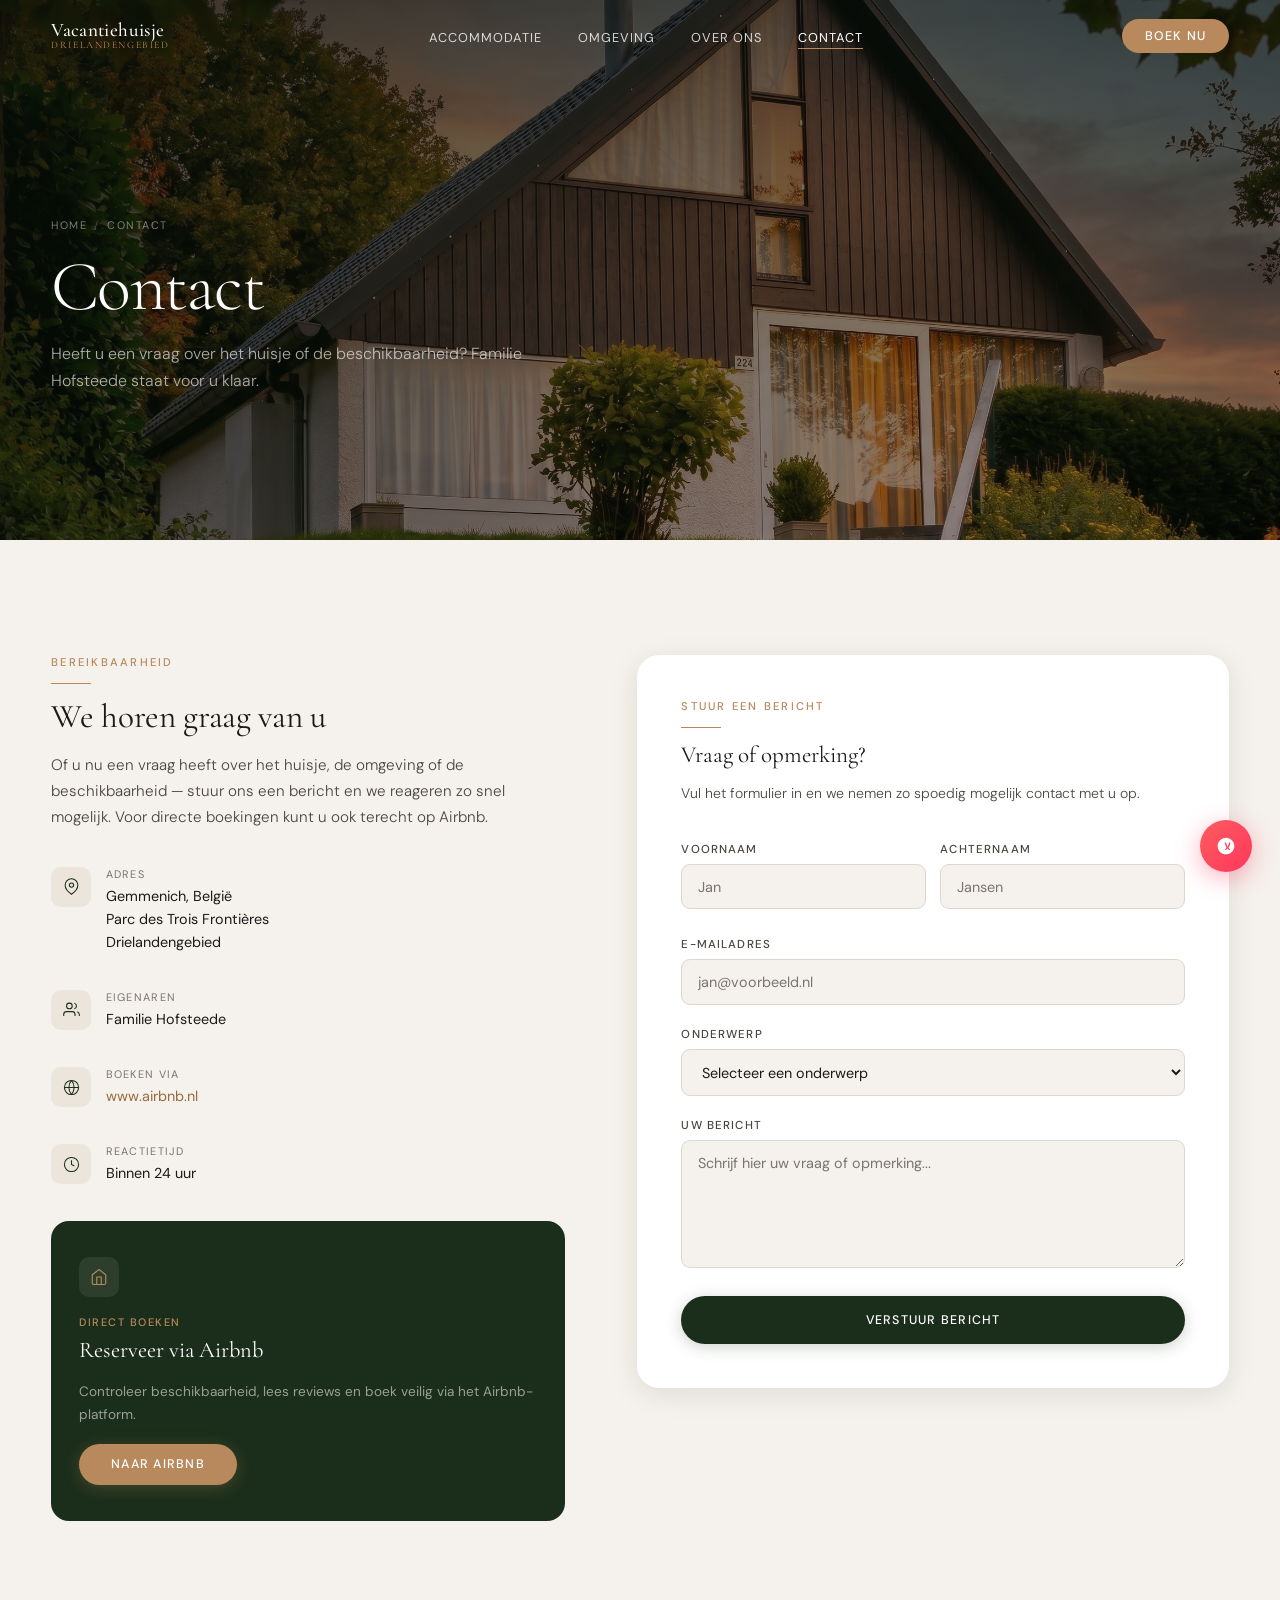
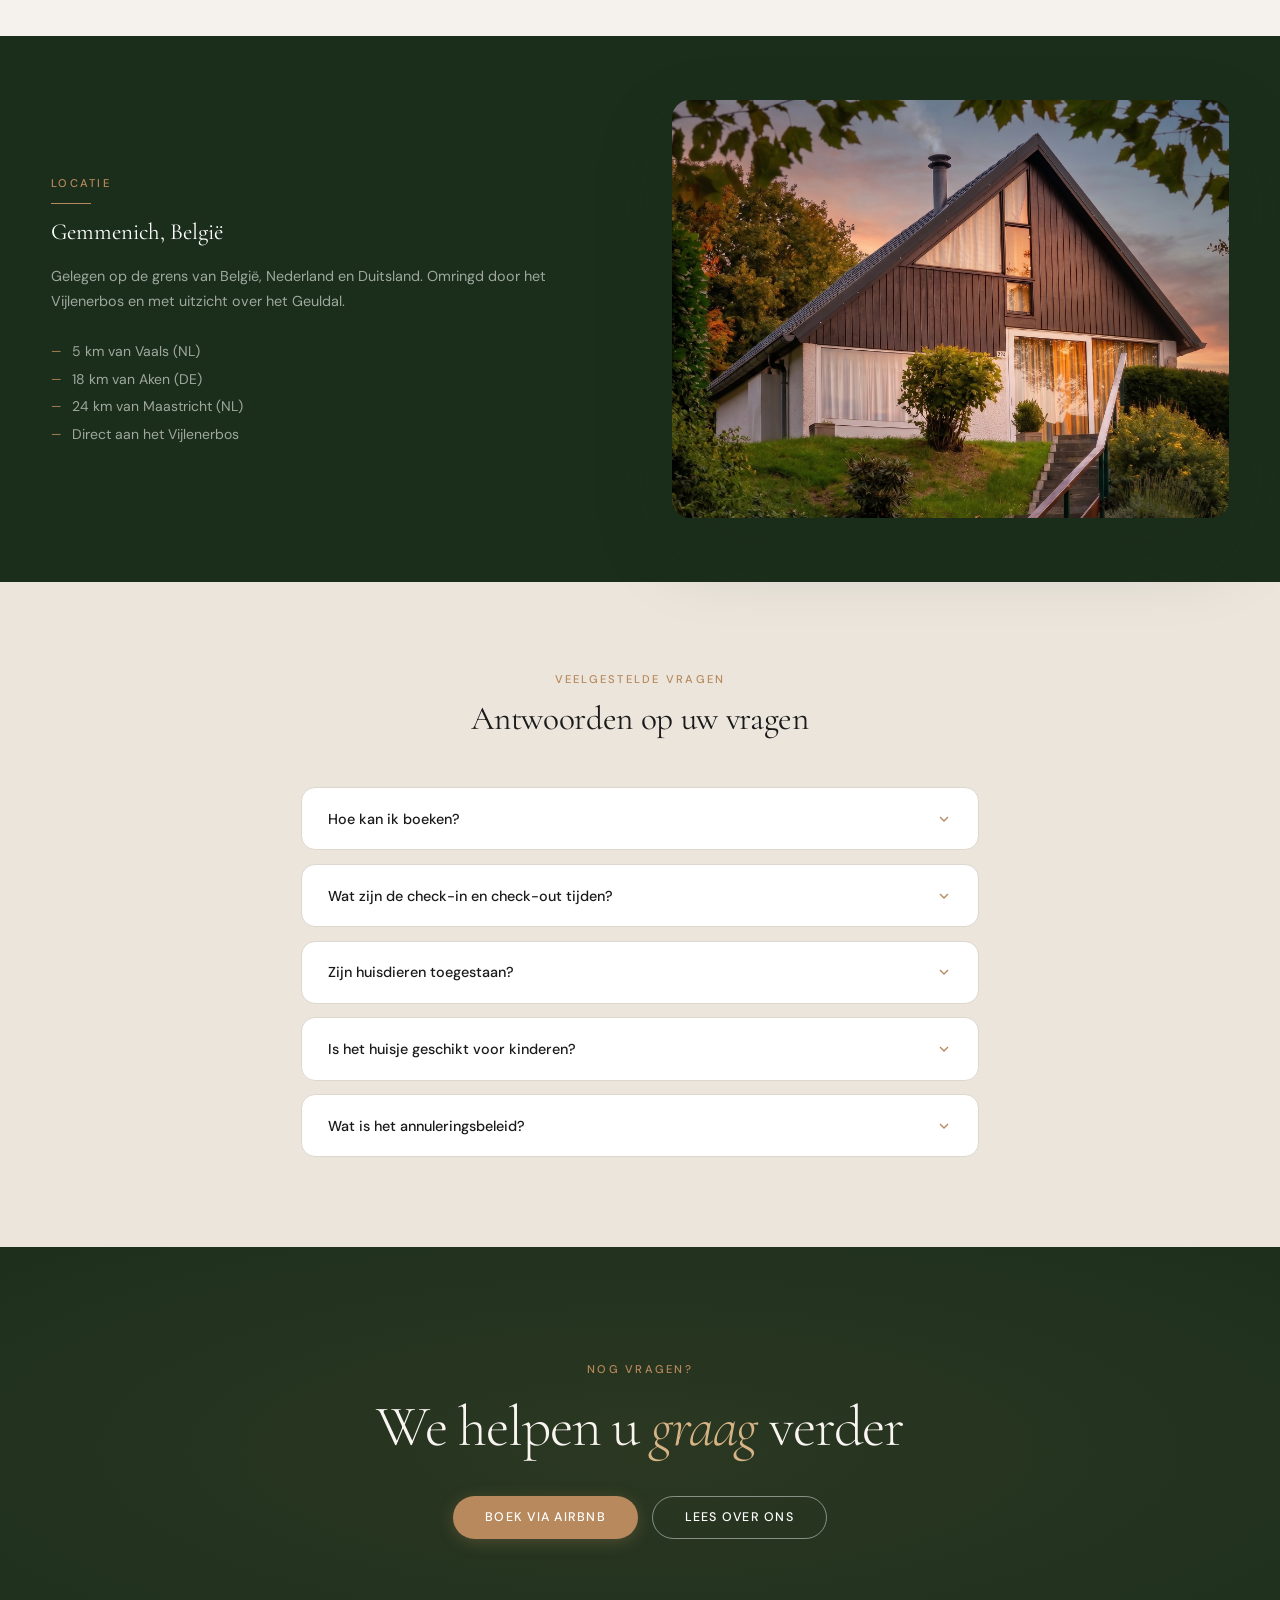
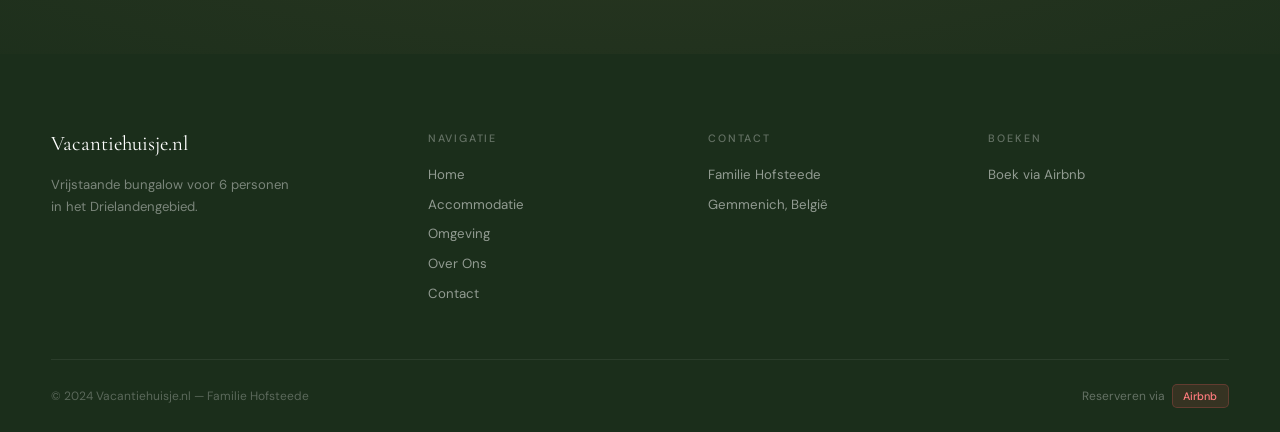
<file: contact.html>
<!DOCTYPE html>
<html lang="nl">
<head>
  <meta charset="UTF-8" />
  <meta name="viewport" content="width=device-width, initial-scale=1.0" />
  <meta name="description" content="Neem contact op met Familie Hofsteede — vragen over het vakantiehuisje in Gemmenich, beschikbaarheid of andere informatie." />
  <title>Contact — Vacantiehuisje.nl</title>
  <link rel="icon" type="image/svg+xml" href="data:image/svg+xml,<svg xmlns='http://www.w3.org/2000/svg' viewBox='0 0 24 24' fill='none' stroke='%231B2E1B' stroke-width='1.5'><path d='M3 9l9-7 9 7v11a2 2 0 01-2 2H5a2 2 0 01-2-2z'/><polyline points='9,22 9,12 15,12 15,22'/></svg>"/>
  <link rel="stylesheet" href="css/style.css" />
</head>
<body>

  <a href="#main-content" class="skip-link">Ga naar inhoud</a>
  <div class="scroll-progress" role="progressbar" aria-hidden="true"></div>
  <div class="page-transition" aria-hidden="true"></div>

  <a href="https://www.airbnb.nl" target="_blank" rel="noopener" class="airbnb-float" aria-label="Boek op Airbnb">
    <div class="airbnb-float__tooltip" aria-hidden="true">Boek op Airbnb</div>
    <svg width="20" height="20" viewBox="0 0 24 24" fill="currentColor" aria-hidden="true"><path d="M12 2C6.48 2 2 6.48 2 12s4.48 10 10 10 10-4.48 10-10S17.52 2 12 2zm4.5 14.5c-.2.3-.6.4-.95.2-.65-.43-1.2-.98-1.7-1.63-.53.68-1.15 1.3-1.87 1.87-.3.25-.76.2-1.01-.11-.25-.31-.2-.76.11-1.01.59-.48 1.12-1.01 1.6-1.6-.93-1.74-1.69-3.63-2.1-5.62-.11-.42.14-.84.56-.95.42-.11.84.14.95.56.37 1.69.98 3.29 1.8 4.78.82-1.49 1.43-3.09 1.8-4.78.11-.42.53-.67.95-.56.42.11.67.53.56.95-.41 1.99-1.17 3.88-2.1 5.62.48.59 1.01 1.12 1.6 1.6.31.25.36.7.11 1.01l-.31-.33z"/></svg>
  </a>

  <nav class="nav" role="navigation" aria-label="Hoofdnavigatie">
    <div class="nav__inner">
      <a href="index.html" class="nav__logo" aria-label="Vacantiehuisje.nl — home">
        <span class="nav__logo-main">Vacantiehuisje</span>
        <span class="nav__logo-sub">Drielandengebied</span>
      </a>
      <ul class="nav__links" role="list">
        <li><a href="accommodatie.html" class="nav__link">Accommodatie</a></li>
        <li><a href="omgeving.html"     class="nav__link">Omgeving</a></li>
        <li><a href="over-ons.html"     class="nav__link">Over Ons</a></li>
        <li><a href="contact.html"      class="nav__link">Contact</a></li>
      </ul>
      <a href="https://www.airbnb.nl" target="_blank" rel="noopener" class="nav__cta">Boek Nu</a>
      <button class="nav__hamburger" aria-label="Menu openen" aria-expanded="false" aria-controls="mobile-menu">
        <span></span><span></span><span></span>
      </button>
    </div>
  </nav>

  <div class="nav__mobile" id="mobile-menu" role="dialog" aria-label="Mobiel menu">
    <a href="accommodatie.html" class="nav__mobile-link">Accommodatie</a>
    <a href="omgeving.html"     class="nav__mobile-link">Omgeving</a>
    <a href="over-ons.html"     class="nav__mobile-link">Over Ons</a>
    <a href="contact.html"      class="nav__mobile-link">Contact</a>
    <a href="https://www.airbnb.nl" target="_blank" rel="noopener" class="nav__mobile-cta">Boek via Airbnb</a>
  </div>

  <main id="main-content">

    <section class="page-hero" aria-label="Contact">
      <div class="page-hero__bg" style="background-image:url('fotovacantiehuisje.jpeg')" role="img" aria-label="Mistig boslandschap bij zonsopkomst"></div>
      <div class="page-hero__content">
        <nav class="page-hero__breadcrumb" aria-label="Kruimelpad">
          <a href="index.html">Home</a>
          <span class="page-hero__breadcrumb-sep" aria-hidden="true">/</span>
          <span aria-current="page">Contact</span>
        </nav>
        <h1 class="page-hero__title reveal reveal--up">Contact</h1>
        <p class="page-hero__sub reveal reveal--up reveal-delay-1">
          Heeft u een vraag over het huisje of de beschikbaarheid? Familie Hofsteede staat voor u klaar.
        </p>
      </div>
    </section>

    <!-- CONTACT MAIN -->
    <section class="section--lg" aria-labelledby="contact-heading">
      <div class="container">
        <div class="contact-grid">

          <!-- INFO -->
          <div class="contact-info">
            <div class="reveal reveal--left">
              <p class="label">Bereikbaarheid</p>
              <div class="divider"></div>
              <h2 id="contact-heading" class="heading-lg mt-sm">We horen graag van u</h2>
              <p class="body-md" style="margin-top:1rem">
                Of u nu een vraag heeft over het huisje, de omgeving of de beschikbaarheid — stuur
                ons een bericht en we reageren zo snel mogelijk. Voor directe boekingen kunt u ook
                terecht op Airbnb.
              </p>
            </div>

            <div class="contact-detail reveal reveal--left reveal-delay-1">
              <div class="contact-detail__icon" aria-hidden="true">
                <svg viewBox="0 0 24 24" fill="none" stroke="currentColor" stroke-width="1.5"><path d="M21 10c0 7-9 13-9 13s-9-6-9-13a9 9 0 0118 0z"/><circle cx="12" cy="10" r="3"/></svg>
              </div>
              <div>
                <div class="contact-detail__label">Adres</div>
                <div class="contact-detail__value">
                  Gemmenich, België<br>
                  Parc des Trois Frontières<br>
                  Drielandengebied
                </div>
              </div>
            </div>

            <div class="contact-detail reveal reveal--left reveal-delay-2">
              <div class="contact-detail__icon" aria-hidden="true">
                <svg viewBox="0 0 24 24" fill="none" stroke="currentColor" stroke-width="1.5"><path d="M17 21v-2a4 4 0 00-4-4H5a4 4 0 00-4 4v2"/><circle cx="9" cy="7" r="4"/><path d="M23 21v-2a4 4 0 00-3-3.87M16 3.13a4 4 0 010 7.75"/></svg>
              </div>
              <div>
                <div class="contact-detail__label">Eigenaren</div>
                <div class="contact-detail__value">Familie Hofsteede</div>
              </div>
            </div>

            <div class="contact-detail reveal reveal--left reveal-delay-3">
              <div class="contact-detail__icon" aria-hidden="true">
                <svg viewBox="0 0 24 24" fill="none" stroke="currentColor" stroke-width="1.5"><circle cx="12" cy="12" r="10"/><line x1="2" y1="12" x2="22" y2="12"/><path d="M12 2a15.3 15.3 0 010 20M12 2a15.3 15.3 0 000 20"/></svg>
              </div>
              <div>
                <div class="contact-detail__label">Boeken via</div>
                <div class="contact-detail__value">
                  <a href="https://www.airbnb.nl" target="_blank" rel="noopener">www.airbnb.nl</a>
                </div>
              </div>
            </div>

            <div class="contact-detail reveal reveal--left reveal-delay-4">
              <div class="contact-detail__icon" aria-hidden="true">
                <svg viewBox="0 0 24 24" fill="none" stroke="currentColor" stroke-width="1.5"><circle cx="12" cy="12" r="10"/><polyline points="12,6 12,12 16,14"/></svg>
              </div>
              <div>
                <div class="contact-detail__label">Reactietijd</div>
                <div class="contact-detail__value">Binnen 24 uur</div>
              </div>
            </div>

            <!-- Airbnb card -->
            <div class="reveal reveal--left reveal-delay-5" style="background:var(--forest);border-radius:18px;padding:2.25rem 1.75rem;display:flex;flex-direction:column;gap:1.1rem">
              <div style="width:40px;height:40px;border-radius:10px;background:rgba(255,255,255,.08);display:flex;align-items:center;justify-content:center;color:var(--gold)" aria-hidden="true">
                <svg width="18" height="18" viewBox="0 0 24 24" fill="none" stroke="currentColor" stroke-width="1.5"><path d="M3 9l9-7 9 7v11a2 2 0 01-2 2H5a2 2 0 01-2-2z"/><polyline points="9,22 9,12 15,12 15,22"/></svg>
              </div>
              <div>
                <div style="font-size:.68rem;letter-spacing:.14em;text-transform:uppercase;color:var(--gold);font-weight:500;margin-bottom:.5rem">Direct boeken</div>
                <h3 style="font-family:var(--font-display);font-size:1.4rem;font-weight:400;color:var(--white);line-height:1.2">Reserveer via Airbnb</h3>
              </div>
              <p style="font-size:.85rem;color:rgba(255,255,255,.55);line-height:1.65">
                Controleer beschikbaarheid, lees reviews en boek veilig via het Airbnb-platform.
              </p>
              <a href="https://www.airbnb.nl" target="_blank" rel="noopener" class="btn btn-primary" style="align-self:flex-start">
                Naar Airbnb
              </a>
            </div>
          </div>

          <!-- FORM -->
          <div class="reveal reveal--right">
            <div class="contact-form">
              <div style="margin-bottom:2.25rem">
                <p class="label">Stuur een bericht</p>
                <div class="divider"></div>
                <h3 class="heading-md mt-sm">Vraag of opmerking?</h3>
                <p class="body-md" style="margin-top:.65rem;font-size:.875rem">
                  Vul het formulier in en we nemen zo spoedig mogelijk contact met u op.
                </p>
              </div>
              <form class="js-contact-form" novalidate aria-label="Contactformulier">
                <div class="form-row">
                  <div class="form-group">
                    <label class="form-label" for="voornaam">Voornaam</label>
                    <input class="form-input" type="text" id="voornaam" name="voornaam" placeholder="Jan" autocomplete="given-name" required />
                  </div>
                  <div class="form-group">
                    <label class="form-label" for="achternaam">Achternaam</label>
                    <input class="form-input" type="text" id="achternaam" name="achternaam" placeholder="Jansen" autocomplete="family-name" required />
                  </div>
                </div>
                <div class="form-group">
                  <label class="form-label" for="email">E-mailadres</label>
                  <input class="form-input" type="email" id="email" name="email" placeholder="jan@voorbeeld.nl" autocomplete="email" required />
                </div>
                <div class="form-group">
                  <label class="form-label" for="onderwerp">Onderwerp</label>
                  <select class="form-input" id="onderwerp" name="onderwerp">
                    <option value="">Selecteer een onderwerp</option>
                    <option value="beschikbaarheid">Beschikbaarheid / data</option>
                    <option value="vraag">Vraag over het huisje</option>
                    <option value="omgeving">Vraag over de omgeving</option>
                    <option value="anders">Overig</option>
                  </select>
                </div>
                <div class="form-group">
                  <label class="form-label" for="bericht">Uw bericht</label>
                  <textarea class="form-input" id="bericht" name="bericht" placeholder="Schrijf hier uw vraag of opmerking..." required></textarea>
                </div>
                <button type="submit" class="btn btn-forest" style="width:100%;justify-content:center;padding:1rem">
                  Verstuur bericht
                </button>
              </form>
            </div>
          </div>

        </div>
      </div>
    </section>

    <!-- LOCATION -->
    <section class="section--sm" style="background:var(--forest)" aria-labelledby="location-heading">
      <div class="container">
        <div style="display:grid;grid-template-columns:1fr 1fr;gap:4rem;align-items:center">
          <div class="reveal reveal--left">
            <p class="label" style="color:var(--gold)">Locatie</p>
            <div class="divider"></div>
            <h2 id="location-heading" class="heading-md mt-sm" style="color:var(--white)">Gemmenich, België</h2>
            <p style="color:rgba(255,255,255,.58);font-size:.9rem;line-height:1.75;margin-top:1rem">
              Gelegen op de grens van België, Nederland en Duitsland. Omringd door het Vijlenerbos
              en met uitzicht over het Geuldal.
            </p>
            <ul style="display:flex;flex-direction:column;gap:.6rem;margin-top:1.75rem;list-style:none" aria-label="Afstanden">
              <li style="display:flex;align-items:center;gap:.65rem;font-size:.875rem;color:rgba(255,255,255,.58)">
                <span style="color:var(--gold);font-size:.75rem" aria-hidden="true">—</span> 5 km van Vaals (NL)
              </li>
              <li style="display:flex;align-items:center;gap:.65rem;font-size:.875rem;color:rgba(255,255,255,.58)">
                <span style="color:var(--gold);font-size:.75rem" aria-hidden="true">—</span> 18 km van Aken (DE)
              </li>
              <li style="display:flex;align-items:center;gap:.65rem;font-size:.875rem;color:rgba(255,255,255,.58)">
                <span style="color:var(--gold);font-size:.75rem" aria-hidden="true">—</span> 24 km van Maastricht (NL)
              </li>
              <li style="display:flex;align-items:center;gap:.65rem;font-size:.875rem;color:rgba(255,255,255,.58)">
                <span style="color:var(--gold);font-size:.75rem" aria-hidden="true">—</span> Direct aan het Vijlenerbos
              </li>
            </ul>
          </div>
          <div class="reveal reveal--right" style="border-radius:18px;overflow:hidden;aspect-ratio:4/3;box-shadow:var(--shadow-xl)">
            <img
              src="fotovacantiehuisje.jpeg"
              alt="Luchtfoto landschap Drielandengebied"
              loading="lazy"
              style="width:100%;height:100%;object-fit:cover"
            />
          </div>
        </div>
      </div>
    </section>

    <!-- FAQ -->
    <section class="section" style="background:var(--cream-dark)" aria-labelledby="faq-heading">
      <div class="container" style="max-width:780px">
        <div class="section-header section-header--center reveal reveal--up">
          <p class="label">Veelgestelde vragen</p>
          <h2 id="faq-heading" class="heading-lg section-header__title">Antwoorden op uw vragen</h2>
        </div>
        <div style="display:flex;flex-direction:column;gap:.85rem;margin-top:3rem" role="list">

          <details class="reveal reveal--up" style="background:var(--white);border-radius:14px;border:1px solid var(--border);overflow:hidden">
            <summary style="padding:1.35rem 1.6rem;font-weight:500;font-size:.9rem;cursor:pointer;display:flex;justify-content:space-between;align-items:center;gap:1rem;list-style:none">
              Hoe kan ik boeken?
              <svg width="16" height="16" viewBox="0 0 24 24" fill="none" stroke="currentColor" stroke-width="2" aria-hidden="true" style="flex-shrink:0;color:var(--gold)"><polyline points="6,9 12,15 18,9"/></svg>
            </summary>
            <p style="padding:0 1.6rem 1.35rem;color:var(--text-mid);font-size:.875rem;line-height:1.7">
              Reserveren gaat uitsluitend via Airbnb. Ga naar www.airbnb.nl of klik op de knop "Boek Nu" op deze website. Via Airbnb kunt u direct de beschikbaarheid controleren en veilig betalen.
            </p>
          </details>

          <details class="reveal reveal--up reveal-delay-1" style="background:var(--white);border-radius:14px;border:1px solid var(--border);overflow:hidden">
            <summary style="padding:1.35rem 1.6rem;font-weight:500;font-size:.9rem;cursor:pointer;display:flex;justify-content:space-between;align-items:center;gap:1rem;list-style:none">
              Wat zijn de check-in en check-out tijden?
              <svg width="16" height="16" viewBox="0 0 24 24" fill="none" stroke="currentColor" stroke-width="2" aria-hidden="true" style="flex-shrink:0;color:var(--gold)"><polyline points="6,9 12,15 18,9"/></svg>
            </summary>
            <p style="padding:0 1.6rem 1.35rem;color:var(--text-mid);font-size:.875rem;line-height:1.7">
              Inchecken is mogelijk vanaf 15:00 uur. Uitchecken dient voor 11:00 uur te zijn. Vroeg inchecken of laat uitchecken is in overleg soms mogelijk — neem dan contact op.
            </p>
          </details>

          <details class="reveal reveal--up reveal-delay-2" style="background:var(--white);border-radius:14px;border:1px solid var(--border);overflow:hidden">
            <summary style="padding:1.35rem 1.6rem;font-weight:500;font-size:.9rem;cursor:pointer;display:flex;justify-content:space-between;align-items:center;gap:1rem;list-style:none">
              Zijn huisdieren toegestaan?
              <svg width="16" height="16" viewBox="0 0 24 24" fill="none" stroke="currentColor" stroke-width="2" aria-hidden="true" style="flex-shrink:0;color:var(--gold)"><polyline points="6,9 12,15 18,9"/></svg>
            </summary>
            <p style="padding:0 1.6rem 1.35rem;color:var(--text-mid);font-size:.875rem;line-height:1.7">
              Huisdieren zijn in overleg welkom. Neem vooraf contact met ons op zodat we goede afspraken kunnen maken. Rond het huisje is voldoende ruimte voor uw viervoeter.
            </p>
          </details>

          <details class="reveal reveal--up reveal-delay-3" style="background:var(--white);border-radius:14px;border:1px solid var(--border);overflow:hidden">
            <summary style="padding:1.35rem 1.6rem;font-weight:500;font-size:.9rem;cursor:pointer;display:flex;justify-content:space-between;align-items:center;gap:1rem;list-style:none">
              Is het huisje geschikt voor kinderen?
              <svg width="16" height="16" viewBox="0 0 24 24" fill="none" stroke="currentColor" stroke-width="2" aria-hidden="true" style="flex-shrink:0;color:var(--gold)"><polyline points="6,9 12,15 18,9"/></svg>
            </summary>
            <p style="padding:0 1.6rem 1.35rem;color:var(--text-mid);font-size:.875rem;line-height:1.7">
              Absoluut. Het huisje is bij uitstek geschikt voor families met kinderen. De rustige omgeving, het bos direct naast de deur en de nabijheid van Valkenburg maken het een ideale familiebestemming. Een kinderbed en stoeltje zijn op aanvraag beschikbaar.
            </p>
          </details>

          <details class="reveal reveal--up reveal-delay-4" style="background:var(--white);border-radius:14px;border:1px solid var(--border);overflow:hidden">
            <summary style="padding:1.35rem 1.6rem;font-weight:500;font-size:.9rem;cursor:pointer;display:flex;justify-content:space-between;align-items:center;gap:1rem;list-style:none">
              Wat is het annuleringsbeleid?
              <svg width="16" height="16" viewBox="0 0 24 24" fill="none" stroke="currentColor" stroke-width="2" aria-hidden="true" style="flex-shrink:0;color:var(--gold)"><polyline points="6,9 12,15 18,9"/></svg>
            </summary>
            <p style="padding:0 1.6rem 1.35rem;color:var(--text-mid);font-size:.875rem;line-height:1.7">
              Wij hanteren het annuleringsbeleid zoals vermeld op onze Airbnb-pagina. Raadpleeg bij het boeken de actuele annuleringsvoorwaarden. Bij vragen kunt u contact opnemen via het formulier hierboven.
            </p>
          </details>

        </div>
      </div>
    </section>

    <section class="cta-banner" aria-labelledby="cta-heading">
      <div class="container">
        <p class="label" style="color:var(--gold)" aria-hidden="true">Nog vragen?</p>
        <h2 id="cta-heading" class="cta-banner__title reveal reveal--up reveal-delay-1">
          We helpen u <em>graag</em> verder
        </h2>
        <div class="cta-banner__actions reveal reveal--up reveal-delay-2">
          <a href="https://www.airbnb.nl" target="_blank" rel="noopener" class="btn btn-primary">Boek via Airbnb</a>
          <a href="over-ons.html" class="btn btn-outline">Lees over ons</a>
        </div>
      </div>
    </section>

  </main>

  <footer class="footer" role="contentinfo">
    <div class="container">
      <div class="footer__grid">
        <div class="footer__brand">
          <div class="footer__logo">Vacantiehuisje.nl</div>
          <p class="footer__tagline">Vrijstaande bungalow voor 6 personen in het Drielandengebied.</p>
        </div>
        <nav aria-label="Sitenavigatie">
          <div class="footer__nav-title">Navigatie</div>
          <ul class="footer__nav-links" role="list">
            <li><a href="index.html"        class="footer__nav-link">Home</a></li>
            <li><a href="accommodatie.html" class="footer__nav-link">Accommodatie</a></li>
            <li><a href="omgeving.html"     class="footer__nav-link">Omgeving</a></li>
            <li><a href="over-ons.html"     class="footer__nav-link">Over Ons</a></li>
            <li><a href="contact.html"      class="footer__nav-link">Contact</a></li>
          </ul>
        </nav>
        <nav aria-label="Contact">
          <div class="footer__nav-title">Contact</div>
          <ul class="footer__nav-links" role="list">
            <li><span class="footer__nav-link" style="cursor:default">Familie Hofsteede</span></li>
            <li><span class="footer__nav-link" style="cursor:default">Gemmenich, België</span></li>
          </ul>
        </nav>
        <div>
          <div class="footer__nav-title">Boeken</div>
          <ul class="footer__nav-links" role="list">
            <li><a href="https://www.airbnb.nl" target="_blank" rel="noopener" class="footer__nav-link">Boek via Airbnb</a></li>
          </ul>
        </div>
      </div>
      <div class="footer__bottom">
        <p class="footer__copy">&copy; 2024 Vacantiehuisje.nl &mdash; Familie Hofsteede</p>
        <div class="footer__airbnb">Reserveren via <span class="footer__airbnb-badge">Airbnb</span></div>
      </div>
    </div>
  </footer>

  <script src="js/main.js"></script>
</body>
</html>
</file>
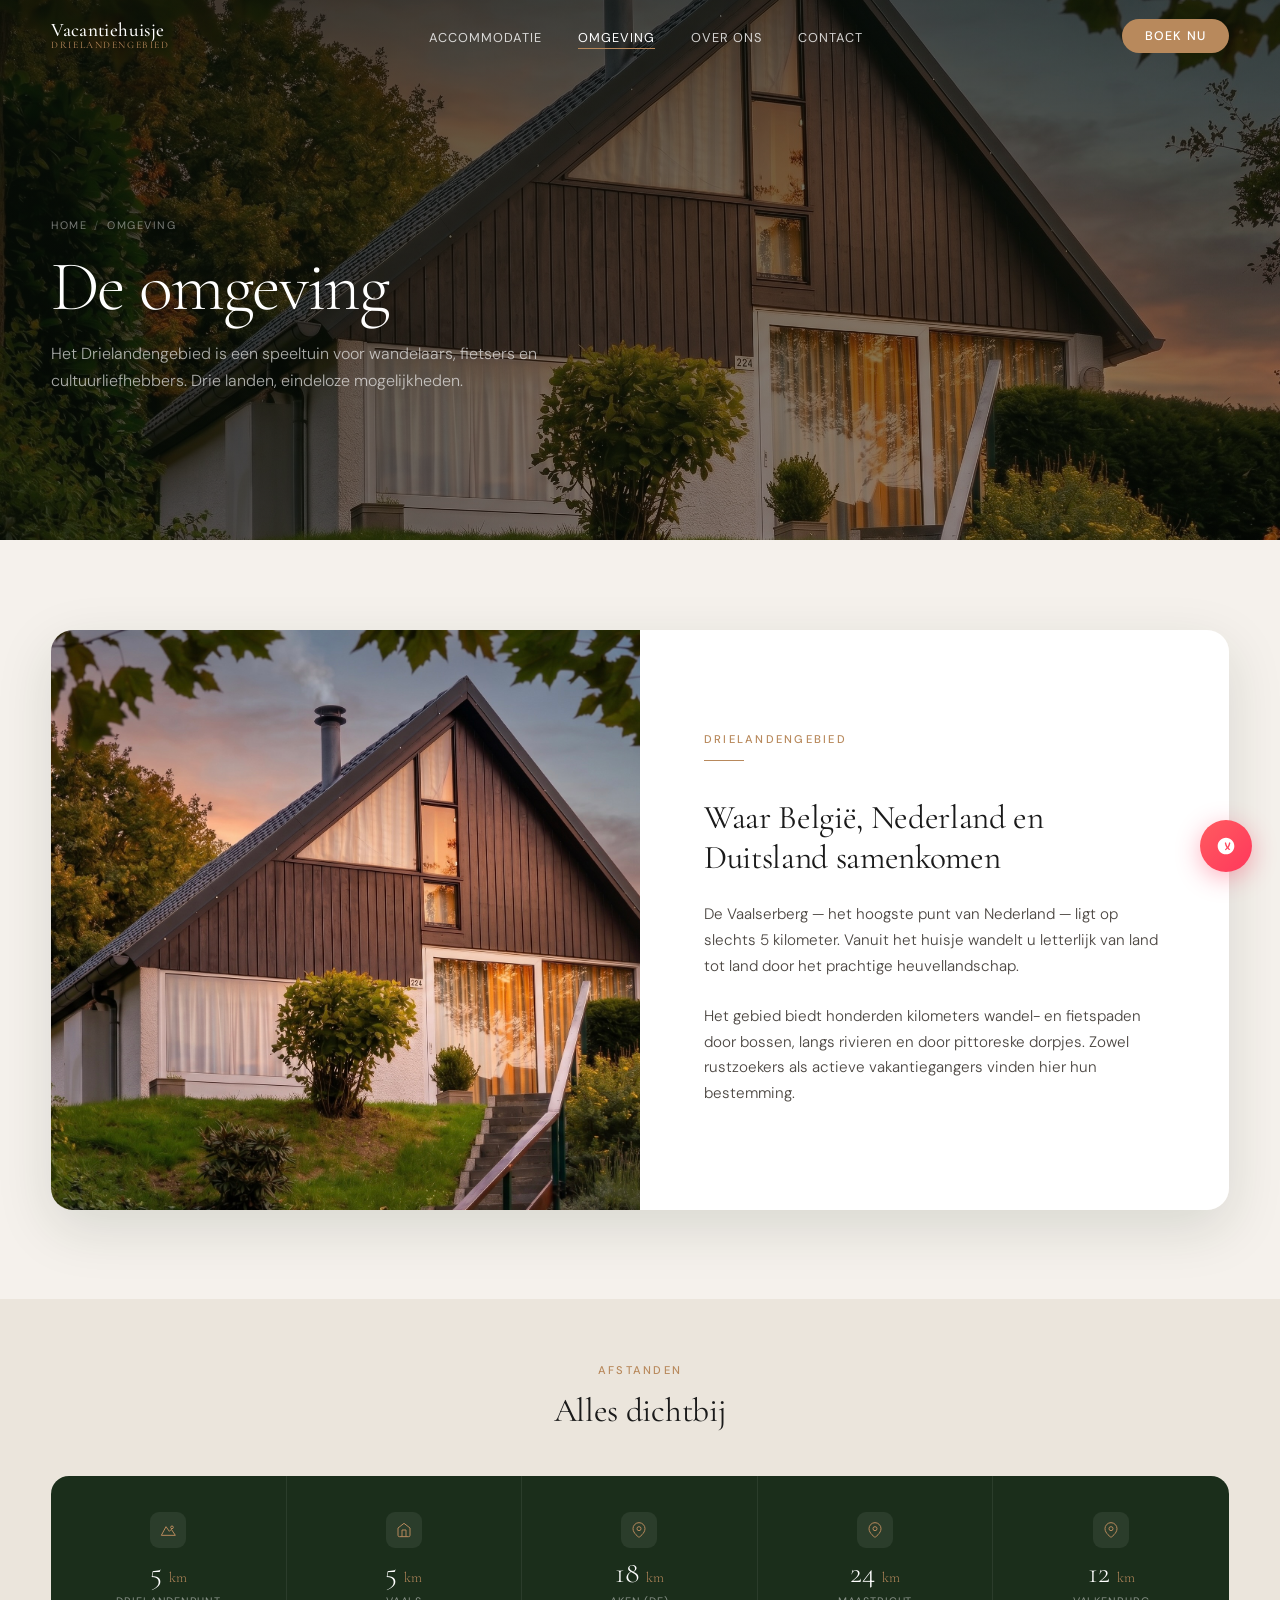
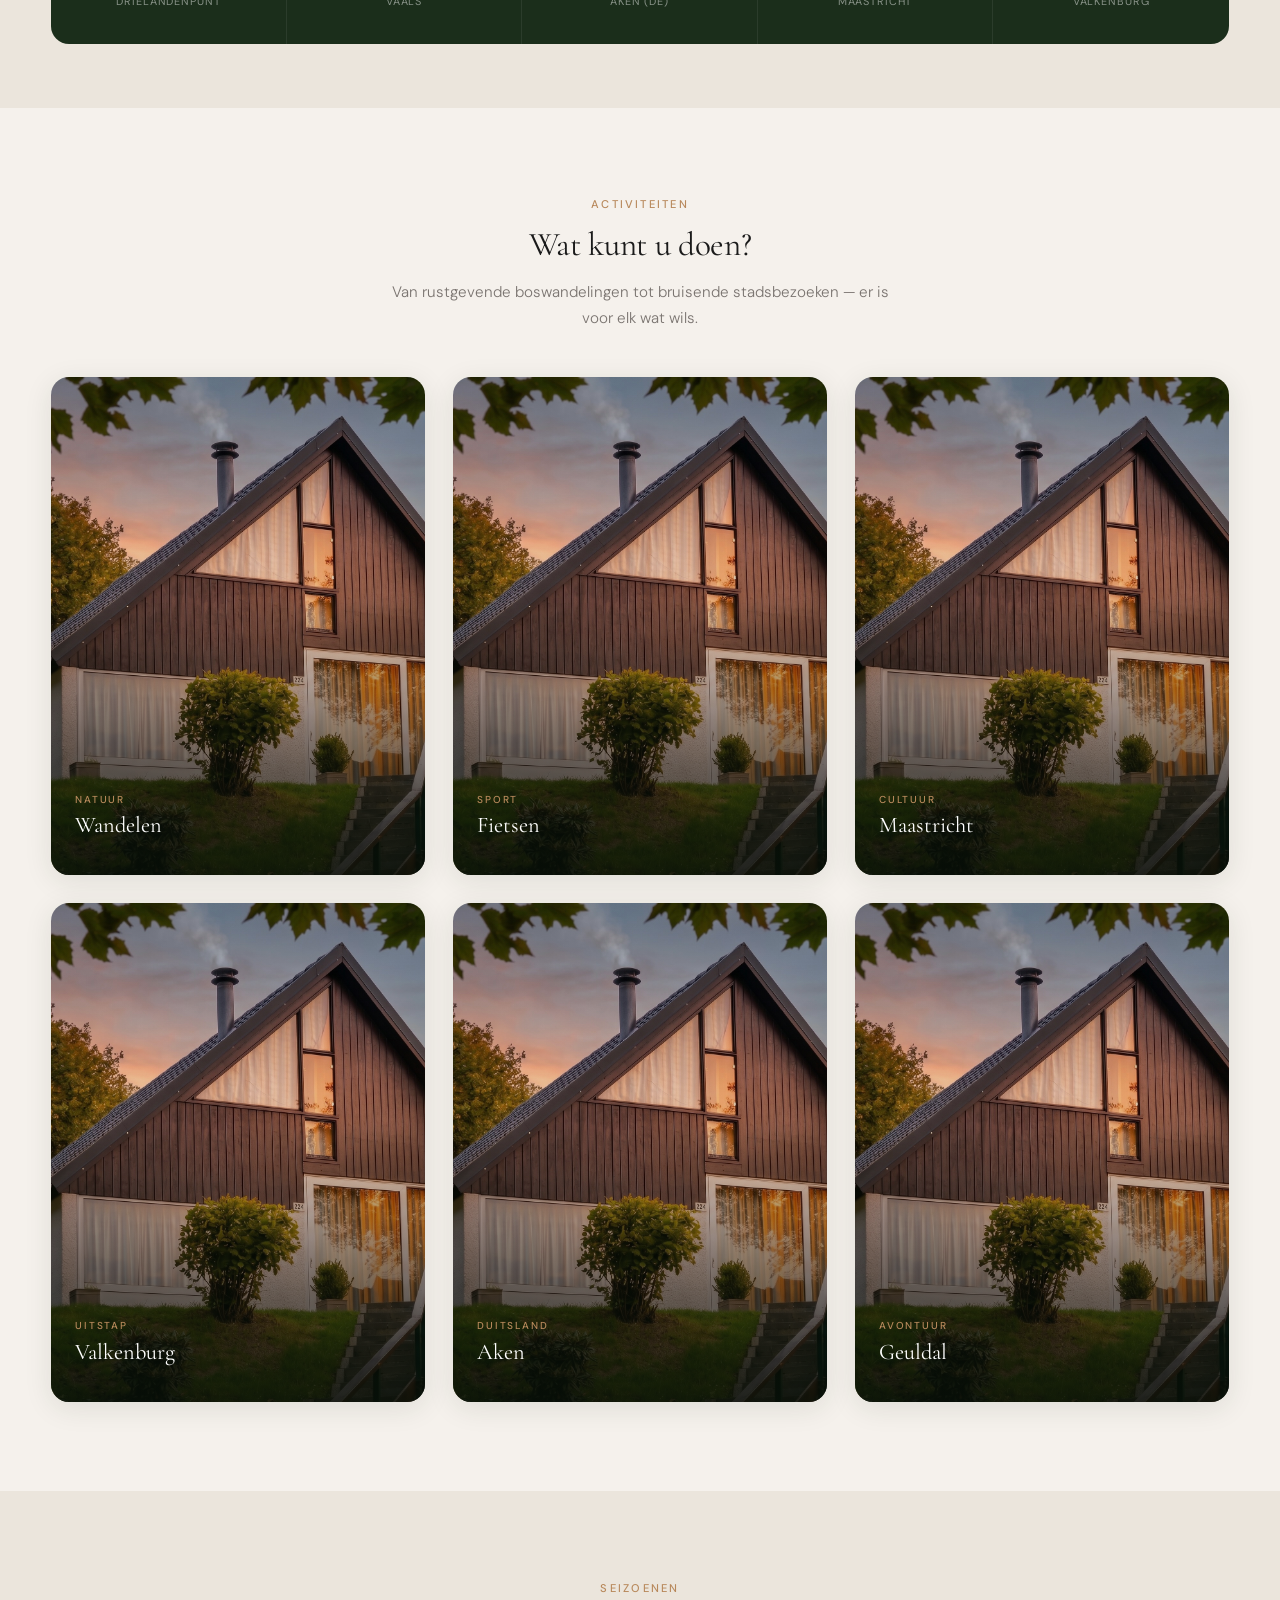
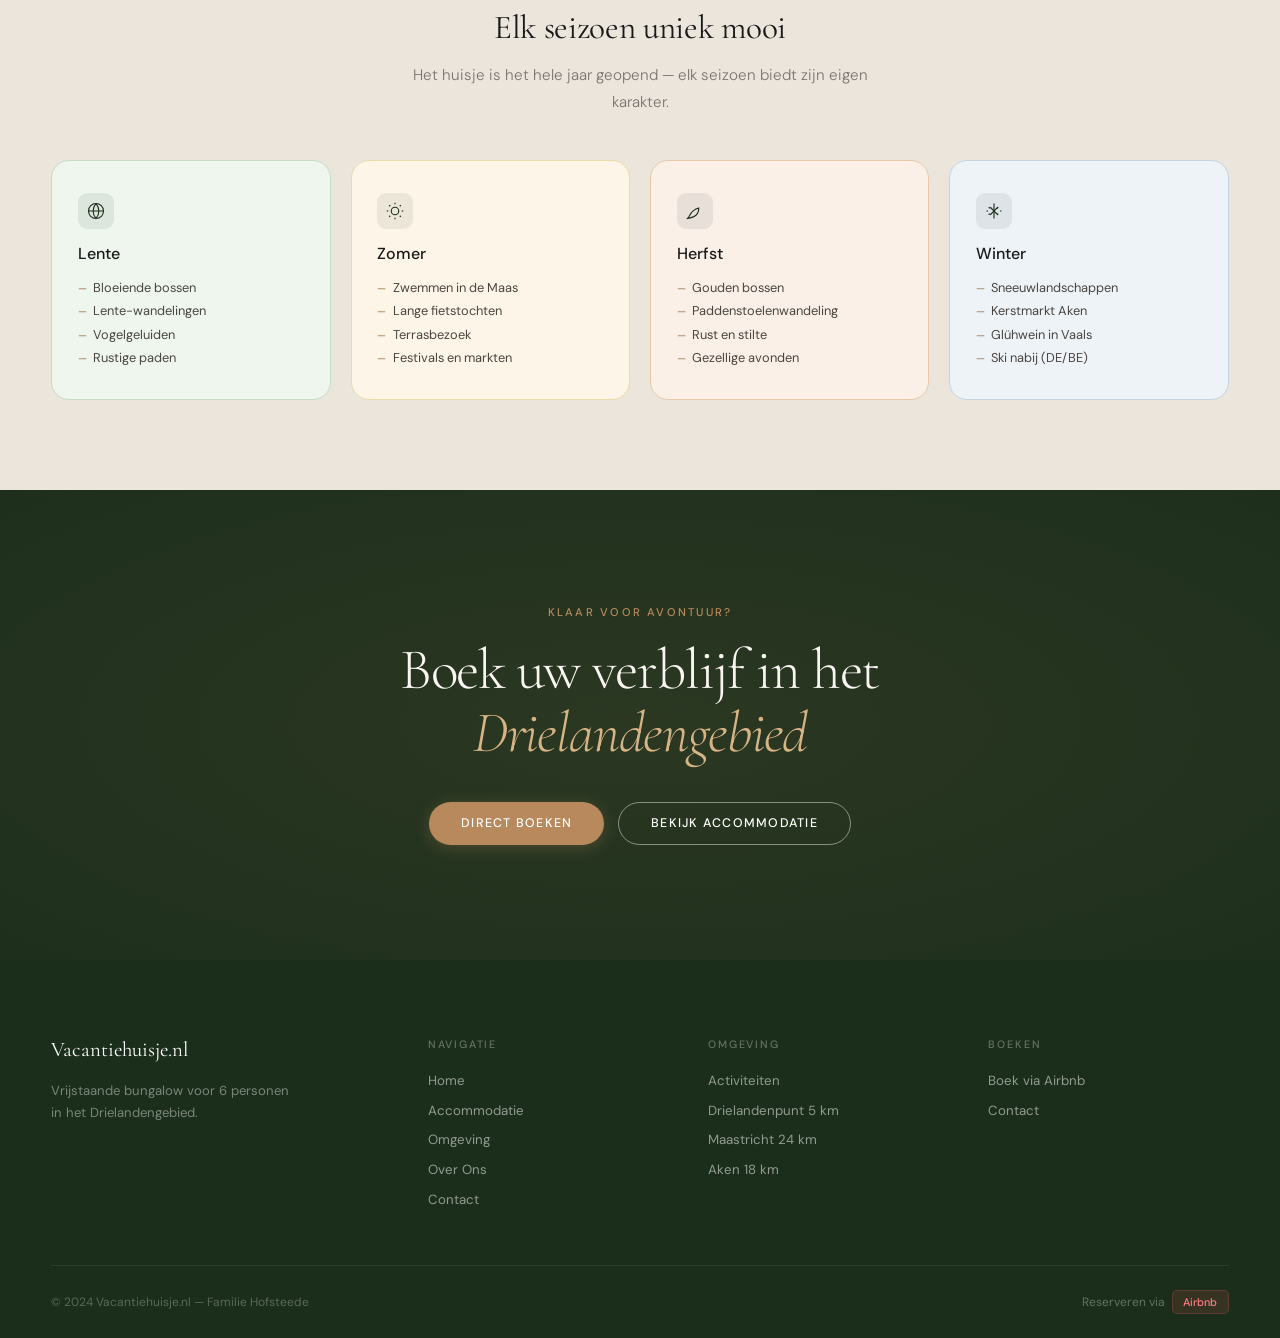
<file: omgeving.html>
<!DOCTYPE html>
<html lang="nl">
<head>
  <meta charset="UTF-8" />
  <meta name="viewport" content="width=device-width, initial-scale=1.0" />
  <meta name="description" content="Ontdek het Drielandengebied — wandelen in het Vijlenerbos, fietsen door het Geuldal, Vaalserberg, Maastricht en meer." />
  <title>Omgeving — Vacantiehuisje.nl</title>
  <link rel="icon" type="image/svg+xml" href="data:image/svg+xml,<svg xmlns='http://www.w3.org/2000/svg' viewBox='0 0 24 24' fill='none' stroke='%231B2E1B' stroke-width='1.5'><path d='M3 9l9-7 9 7v11a2 2 0 01-2 2H5a2 2 0 01-2-2z'/><polyline points='9,22 9,12 15,12 15,22'/></svg>"/>
  <link rel="stylesheet" href="css/style.css" />
</head>
<body>

  <a href="#main-content" class="skip-link">Ga naar inhoud</a>
  <div class="scroll-progress" role="progressbar" aria-hidden="true"></div>
  <div class="page-transition" aria-hidden="true"></div>

  <a href="https://www.airbnb.nl" target="_blank" rel="noopener" class="airbnb-float" aria-label="Boek op Airbnb">
    <div class="airbnb-float__tooltip" aria-hidden="true">Boek op Airbnb</div>
    <svg width="20" height="20" viewBox="0 0 24 24" fill="currentColor" aria-hidden="true"><path d="M12 2C6.48 2 2 6.48 2 12s4.48 10 10 10 10-4.48 10-10S17.52 2 12 2zm4.5 14.5c-.2.3-.6.4-.95.2-.65-.43-1.2-.98-1.7-1.63-.53.68-1.15 1.3-1.87 1.87-.3.25-.76.2-1.01-.11-.25-.31-.2-.76.11-1.01.59-.48 1.12-1.01 1.6-1.6-.93-1.74-1.69-3.63-2.1-5.62-.11-.42.14-.84.56-.95.42-.11.84.14.95.56.37 1.69.98 3.29 1.8 4.78.82-1.49 1.43-3.09 1.8-4.78.11-.42.53-.67.95-.56.42.11.67.53.56.95-.41 1.99-1.17 3.88-2.1 5.62.48.59 1.01 1.12 1.6 1.6.31.25.36.7.11 1.01l-.31-.33z"/></svg>
  </a>

  <nav class="nav" role="navigation" aria-label="Hoofdnavigatie">
    <div class="nav__inner">
      <a href="index.html" class="nav__logo" aria-label="Vacantiehuisje.nl — home">
        <span class="nav__logo-main">Vacantiehuisje</span>
        <span class="nav__logo-sub">Drielandengebied</span>
      </a>
      <ul class="nav__links" role="list">
        <li><a href="accommodatie.html" class="nav__link">Accommodatie</a></li>
        <li><a href="omgeving.html"     class="nav__link">Omgeving</a></li>
        <li><a href="over-ons.html"     class="nav__link">Over Ons</a></li>
        <li><a href="contact.html"      class="nav__link">Contact</a></li>
      </ul>
      <a href="https://www.airbnb.nl" target="_blank" rel="noopener" class="nav__cta">Boek Nu</a>
      <button class="nav__hamburger" aria-label="Menu openen" aria-expanded="false" aria-controls="mobile-menu">
        <span></span><span></span><span></span>
      </button>
    </div>
  </nav>

  <div class="nav__mobile" id="mobile-menu" role="dialog" aria-label="Mobiel menu">
    <a href="accommodatie.html" class="nav__mobile-link">Accommodatie</a>
    <a href="omgeving.html"     class="nav__mobile-link">Omgeving</a>
    <a href="over-ons.html"     class="nav__mobile-link">Over Ons</a>
    <a href="contact.html"      class="nav__mobile-link">Contact</a>
    <a href="https://www.airbnb.nl" target="_blank" rel="noopener" class="nav__mobile-cta">Boek via Airbnb</a>
  </div>

  <main id="main-content">

    <section class="page-hero" aria-label="Omgeving">
      <div class="page-hero__bg" style="background-image:url('fotovacantiehuisje.jpeg')" role="img" aria-label="Weelderig groen bos in het Drielandengebied"></div>
      <div class="page-hero__content">
        <nav class="page-hero__breadcrumb" aria-label="Kruimelpad">
          <a href="index.html">Home</a>
          <span class="page-hero__breadcrumb-sep" aria-hidden="true">/</span>
          <span aria-current="page">Omgeving</span>
        </nav>
        <h1 class="page-hero__title reveal reveal--up">De omgeving</h1>
        <p class="page-hero__sub reveal reveal--up reveal-delay-1">
          Het Drielandengebied is een speeltuin voor wandelaars, fietsers en cultuurliefhebbers. Drie landen, eindeloze mogelijkheden.
        </p>
      </div>
    </section>

    <!-- INTRO -->
    <section class="section" aria-labelledby="intro-heading">
      <div class="container">
        <div class="split" style="border-radius:22px;overflow:hidden;box-shadow:var(--shadow-lg)">
          <div class="split__image" style="min-height:460px">
            <img
              src="fotovacantiehuisje.jpeg"
              alt="Panoramisch uitzicht over het Drielandengebied"
              loading="lazy"
            />
          </div>
          <div class="split__content">
            <div class="split__gap">
              <div>
                <p class="label reveal reveal--right">Drielandengebied</p>
                <div class="divider reveal reveal--right reveal-delay-1"></div>
              </div>
              <h2 id="intro-heading" class="heading-lg reveal reveal--right reveal-delay-1">
                Waar België, Nederland en Duitsland samenkomen
              </h2>
              <p class="body-md reveal reveal--right reveal-delay-2">
                De Vaalserberg — het hoogste punt van Nederland — ligt op slechts 5 kilometer.
                Vanuit het huisje wandelt u letterlijk van land tot land door het prachtige heuvellandschap.
              </p>
              <p class="body-md reveal reveal--right reveal-delay-3">
                Het gebied biedt honderden kilometers wandel- en fietspaden door bossen, langs rivieren
                en door pittoreske dorpjes. Zowel rustzoekers als actieve vakantiegangers vinden hier hun bestemming.
              </p>
            </div>
          </div>
        </div>
      </div>
    </section>

    <!-- DISTANCES -->
    <section class="section--sm" style="background:var(--cream-dark)" aria-labelledby="distances-heading">
      <div class="container">
        <div class="section-header section-header--center reveal reveal--up">
          <p class="label">Afstanden</p>
          <h2 id="distances-heading" class="heading-lg section-header__title">Alles dichtbij</h2>
        </div>
        <div class="distances-strip reveal reveal--up reveal-delay-1" role="list" aria-label="Afstanden tot bestemmingen">
          <div class="dist-item" role="listitem">
            <div class="dist-item__icon" aria-hidden="true">
              <svg viewBox="0 0 24 24" fill="none" stroke="currentColor" stroke-width="1.5"><polygon points="23,20 2,20 9,7 14,14 17,11"/><circle cx="18" cy="8" r="2"/></svg>
            </div>
            <div class="dist-item__km">5 <span>km</span></div>
            <div class="dist-item__name">Drielandenpunt</div>
          </div>
          <div class="dist-item" role="listitem">
            <div class="dist-item__icon" aria-hidden="true">
              <svg viewBox="0 0 24 24" fill="none" stroke="currentColor" stroke-width="1.5"><path d="M3 9l9-7 9 7v11a2 2 0 01-2 2H5a2 2 0 01-2-2z"/><polyline points="9,22 9,12 15,12 15,22"/></svg>
            </div>
            <div class="dist-item__km">5 <span>km</span></div>
            <div class="dist-item__name">Vaals</div>
          </div>
          <div class="dist-item" role="listitem">
            <div class="dist-item__icon" aria-hidden="true">
              <svg viewBox="0 0 24 24" fill="none" stroke="currentColor" stroke-width="1.5"><path d="M21 10c0 7-9 13-9 13s-9-6-9-13a9 9 0 0118 0z"/><circle cx="12" cy="10" r="3"/></svg>
            </div>
            <div class="dist-item__km">18 <span>km</span></div>
            <div class="dist-item__name">Aken (DE)</div>
          </div>
          <div class="dist-item" role="listitem">
            <div class="dist-item__icon" aria-hidden="true">
              <svg viewBox="0 0 24 24" fill="none" stroke="currentColor" stroke-width="1.5"><path d="M21 10c0 7-9 13-9 13s-9-6-9-13a9 9 0 0118 0z"/><circle cx="12" cy="10" r="3"/></svg>
            </div>
            <div class="dist-item__km">24 <span>km</span></div>
            <div class="dist-item__name">Maastricht</div>
          </div>
          <div class="dist-item" role="listitem">
            <div class="dist-item__icon" aria-hidden="true">
              <svg viewBox="0 0 24 24" fill="none" stroke="currentColor" stroke-width="1.5"><path d="M21 10c0 7-9 13-9 13s-9-6-9-13a9 9 0 0118 0z"/><circle cx="12" cy="10" r="3"/></svg>
            </div>
            <div class="dist-item__km">12 <span>km</span></div>
            <div class="dist-item__name">Valkenburg</div>
          </div>
        </div>
      </div>
    </section>

    <!-- ACTIVITIES -->
    <section class="section" id="activiteiten" aria-labelledby="activities-heading">
      <div class="container">
        <div class="section-header section-header--center reveal reveal--up">
          <p class="label">Activiteiten</p>
          <h2 id="activities-heading" class="heading-lg section-header__title">Wat kunt u doen?</h2>
          <p class="section-header__sub">Van rustgevende boswandelingen tot bruisende stadsbezoeken — er is voor elk wat wils.</p>
        </div>
        <div class="activities-grid">
          <article class="activity-card reveal reveal--up">
            <div class="activity-card__img">
              <img src="fotovacantiehuisje.jpeg" alt="Wandelpad door een weelderig bos" loading="lazy"/>
            </div>
            <div class="activity-card__overlay" aria-hidden="true"></div>
            <div class="activity-card__content">
              <div class="activity-card__category">Natuur</div>
              <h3 class="activity-card__title">Wandelen</h3>
              <p class="activity-card__desc">Honderden kilometers gemarkeerde paden door Vijlenerbos, Geuldal en de Ardennen</p>
            </div>
          </article>
          <article class="activity-card reveal reveal--up reveal-delay-1">
            <div class="activity-card__img">
              <img src="fotovacantiehuisje.jpeg" alt="Fietser op een schilderachtige route" loading="lazy"/>
            </div>
            <div class="activity-card__overlay" aria-hidden="true"></div>
            <div class="activity-card__content">
              <div class="activity-card__category">Sport</div>
              <h3 class="activity-card__title">Fietsen</h3>
              <p class="activity-card__desc">Schitterende routes langs het Geuldal en door het Heuvelland</p>
            </div>
          </article>
          <article class="activity-card reveal reveal--up reveal-delay-2">
            <div class="activity-card__img">
              <img src="fotovacantiehuisje.jpeg" alt="Historisch stadscentrum Maastricht" loading="lazy"/>
            </div>
            <div class="activity-card__overlay" aria-hidden="true"></div>
            <div class="activity-card__content">
              <div class="activity-card__category">Cultuur</div>
              <h3 class="activity-card__title">Maastricht</h3>
              <p class="activity-card__desc">Historische binnenstad, schitterende kerken en toprestaurants op 24 km</p>
            </div>
          </article>
          <article class="activity-card reveal reveal--up">
            <div class="activity-card__img">
              <img src="fotovacantiehuisje.jpeg" alt="Kasteelruïne Valkenburg" loading="lazy"/>
            </div>
            <div class="activity-card__overlay" aria-hidden="true"></div>
            <div class="activity-card__content">
              <div class="activity-card__category">Uitstap</div>
              <h3 class="activity-card__title">Valkenburg</h3>
              <p class="activity-card__desc">Kasteelruïne, grotten en het gezellige stadscentrum op 12 km</p>
            </div>
          </article>
          <article class="activity-card reveal reveal--up reveal-delay-1">
            <div class="activity-card__img">
              <img src="fotovacantiehuisje.jpeg" alt="Dom van Aken, Duitsland" loading="lazy"/>
            </div>
            <div class="activity-card__overlay" aria-hidden="true"></div>
            <div class="activity-card__content">
              <div class="activity-card__category">Duitsland</div>
              <h3 class="activity-card__title">Aken</h3>
              <p class="activity-card__desc">UNESCO-erfgoed Dom, kerstmarkt en uitstekend winkelen op 18 km</p>
            </div>
          </article>
          <article class="activity-card reveal reveal--up reveal-delay-2">
            <div class="activity-card__img">
              <img src="fotovacantiehuisje.jpeg" alt="Rivier in weelderige natuur" loading="lazy"/>
            </div>
            <div class="activity-card__overlay" aria-hidden="true"></div>
            <div class="activity-card__content">
              <div class="activity-card__category">Avontuur</div>
              <h3 class="activity-card__title">Geuldal</h3>
              <p class="activity-card__desc">Kayakken op de Geul en rust vinden in het groene Heuvelland</p>
            </div>
          </article>
        </div>
      </div>
    </section>

    <!-- SEASONS -->
    <section class="section" style="background:var(--cream-dark)" aria-labelledby="seasons-heading">
      <div class="container">
        <div class="section-header section-header--center reveal reveal--up">
          <p class="label">Seizoenen</p>
          <h2 id="seasons-heading" class="heading-lg section-header__title">Elk seizoen uniek mooi</h2>
          <p class="section-header__sub">Het huisje is het hele jaar geopend — elk seizoen biedt zijn eigen karakter.</p>
        </div>
        <div class="seasons-grid">
          <div class="season-card season-card--lente reveal reveal--up">
            <div class="season-card__icon" aria-hidden="true">
              <svg viewBox="0 0 24 24" fill="none" stroke="currentColor" stroke-width="1.5"><path d="M12 2a10 10 0 100 20A10 10 0 0012 2zM2 12h20M12 2a15 15 0 010 20M12 2a15 15 0 000 20"/></svg>
            </div>
            <div class="season-card__title">Lente</div>
            <ul class="season-card__list" aria-label="Lente activiteiten">
              <li class="season-card__item">Bloeiende bossen</li>
              <li class="season-card__item">Lente-wandelingen</li>
              <li class="season-card__item">Vogelgeluiden</li>
              <li class="season-card__item">Rustige paden</li>
            </ul>
          </div>
          <div class="season-card season-card--zomer reveal reveal--up reveal-delay-1">
            <div class="season-card__icon" aria-hidden="true">
              <svg viewBox="0 0 24 24" fill="none" stroke="currentColor" stroke-width="1.5"><circle cx="12" cy="12" r="5"/><line x1="12" y1="1" x2="12" y2="3"/><line x1="12" y1="21" x2="12" y2="23"/><line x1="4.22" y1="4.22" x2="5.64" y2="5.64"/><line x1="18.36" y1="18.36" x2="19.78" y2="19.78"/><line x1="1" y1="12" x2="3" y2="12"/><line x1="21" y1="12" x2="23" y2="12"/><line x1="4.22" y1="19.78" x2="5.64" y2="18.36"/><line x1="18.36" y1="5.64" x2="19.78" y2="4.22"/></svg>
            </div>
            <div class="season-card__title">Zomer</div>
            <ul class="season-card__list" aria-label="Zomer activiteiten">
              <li class="season-card__item">Zwemmen in de Maas</li>
              <li class="season-card__item">Lange fietstochten</li>
              <li class="season-card__item">Terrasbezoek</li>
              <li class="season-card__item">Festivals en markten</li>
            </ul>
          </div>
          <div class="season-card season-card--herfst reveal reveal--up reveal-delay-2">
            <div class="season-card__icon" aria-hidden="true">
              <svg viewBox="0 0 24 24" fill="none" stroke="currentColor" stroke-width="1.5"><path d="M17 8C8 10 5.9 16.17 3.82 19.82L2 22c10-2 15-5 15-14z"/></svg>
            </div>
            <div class="season-card__title">Herfst</div>
            <ul class="season-card__list" aria-label="Herfst activiteiten">
              <li class="season-card__item">Gouden bossen</li>
              <li class="season-card__item">Paddenstoelenwandeling</li>
              <li class="season-card__item">Rust en stilte</li>
              <li class="season-card__item">Gezellige avonden</li>
            </ul>
          </div>
          <div class="season-card season-card--winter reveal reveal--up reveal-delay-3">
            <div class="season-card__icon" aria-hidden="true">
              <svg viewBox="0 0 24 24" fill="none" stroke="currentColor" stroke-width="1.5"><line x1="12" y1="2" x2="12" y2="22"/><path d="M17 7l-5 5-5-5M17 17l-5-5-5 5M2 12h2M20 12h2M4.93 7l1.41 1.41M17.66 7l-1.41 1.41M4.93 17l1.41-1.41M17.66 17l-1.41-1.41"/></svg>
            </div>
            <div class="season-card__title">Winter</div>
            <ul class="season-card__list" aria-label="Winter activiteiten">
              <li class="season-card__item">Sneeuwlandschappen</li>
              <li class="season-card__item">Kerstmarkt Aken</li>
              <li class="season-card__item">Glühwein in Vaals</li>
              <li class="season-card__item">Ski nabij (DE/BE)</li>
            </ul>
          </div>
        </div>
      </div>
    </section>

    <section class="cta-banner" aria-labelledby="cta-heading">
      <div class="container">
        <p class="label" style="color:var(--gold)" aria-hidden="true">Klaar voor avontuur?</p>
        <h2 id="cta-heading" class="cta-banner__title reveal reveal--up reveal-delay-1">
          Boek uw verblijf in het <em>Drielandengebied</em>
        </h2>
        <div class="cta-banner__actions reveal reveal--up reveal-delay-2">
          <a href="https://www.airbnb.nl" target="_blank" rel="noopener" class="btn btn-primary">Direct boeken</a>
          <a href="accommodatie.html" class="btn btn-outline">Bekijk accommodatie</a>
        </div>
      </div>
    </section>

  </main>

  <footer class="footer" role="contentinfo">
    <div class="container">
      <div class="footer__grid">
        <div class="footer__brand">
          <div class="footer__logo">Vacantiehuisje.nl</div>
          <p class="footer__tagline">Vrijstaande bungalow voor 6 personen in het Drielandengebied.</p>
        </div>
        <nav aria-label="Sitenavigatie">
          <div class="footer__nav-title">Navigatie</div>
          <ul class="footer__nav-links" role="list">
            <li><a href="index.html"        class="footer__nav-link">Home</a></li>
            <li><a href="accommodatie.html" class="footer__nav-link">Accommodatie</a></li>
            <li><a href="omgeving.html"     class="footer__nav-link">Omgeving</a></li>
            <li><a href="over-ons.html"     class="footer__nav-link">Over Ons</a></li>
            <li><a href="contact.html"      class="footer__nav-link">Contact</a></li>
          </ul>
        </nav>
        <nav aria-label="Omgeving">
          <div class="footer__nav-title">Omgeving</div>
          <ul class="footer__nav-links" role="list">
            <li><a href="#activiteiten" class="footer__nav-link">Activiteiten</a></li>
            <li><span class="footer__nav-link" style="cursor:default">Drielandenpunt 5 km</span></li>
            <li><span class="footer__nav-link" style="cursor:default">Maastricht 24 km</span></li>
            <li><span class="footer__nav-link" style="cursor:default">Aken 18 km</span></li>
          </ul>
        </nav>
        <div>
          <div class="footer__nav-title">Boeken</div>
          <ul class="footer__nav-links" role="list">
            <li><a href="https://www.airbnb.nl" target="_blank" rel="noopener" class="footer__nav-link">Boek via Airbnb</a></li>
            <li><a href="contact.html" class="footer__nav-link">Contact</a></li>
          </ul>
        </div>
      </div>
      <div class="footer__bottom">
        <p class="footer__copy">&copy; 2024 Vacantiehuisje.nl &mdash; Familie Hofsteede</p>
        <div class="footer__airbnb">Reserveren via <span class="footer__airbnb-badge">Airbnb</span></div>
      </div>
    </div>
  </footer>

  <script src="js/main.js"></script>
</body>
</html>
</file>
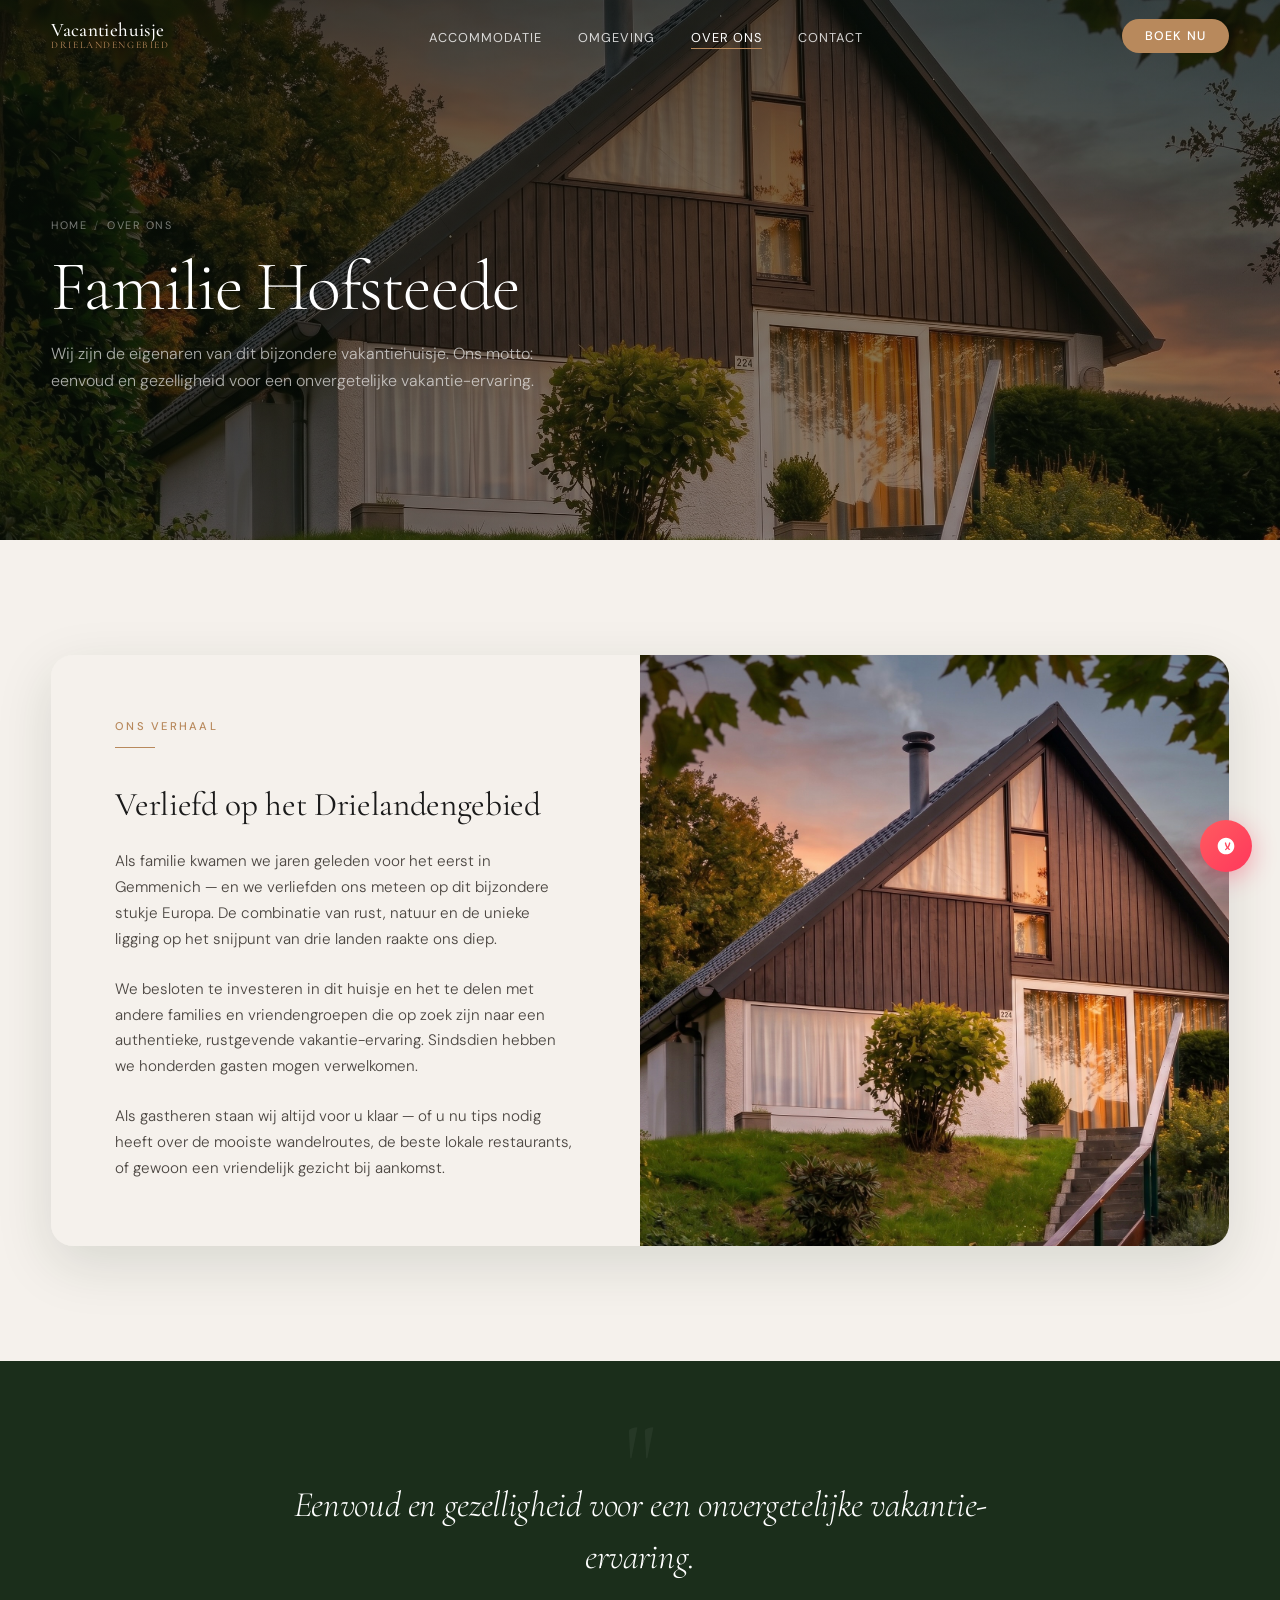
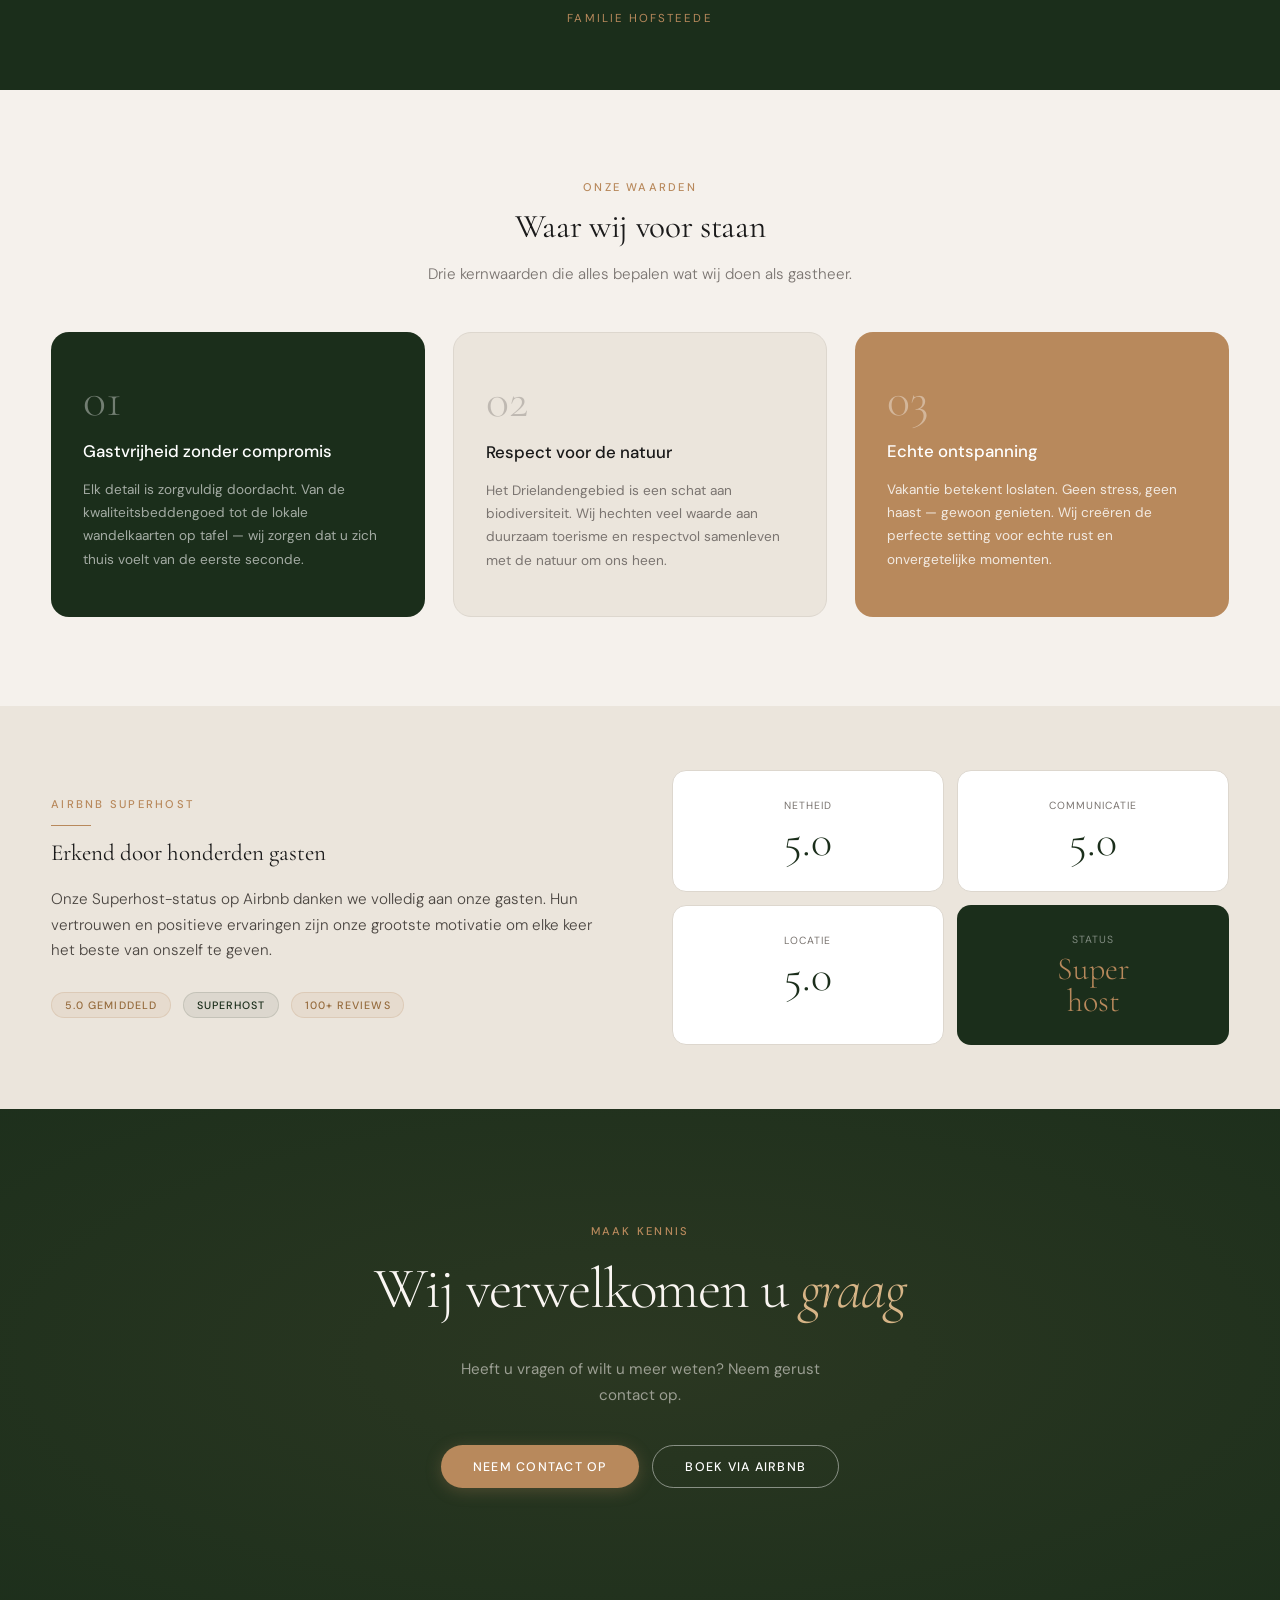
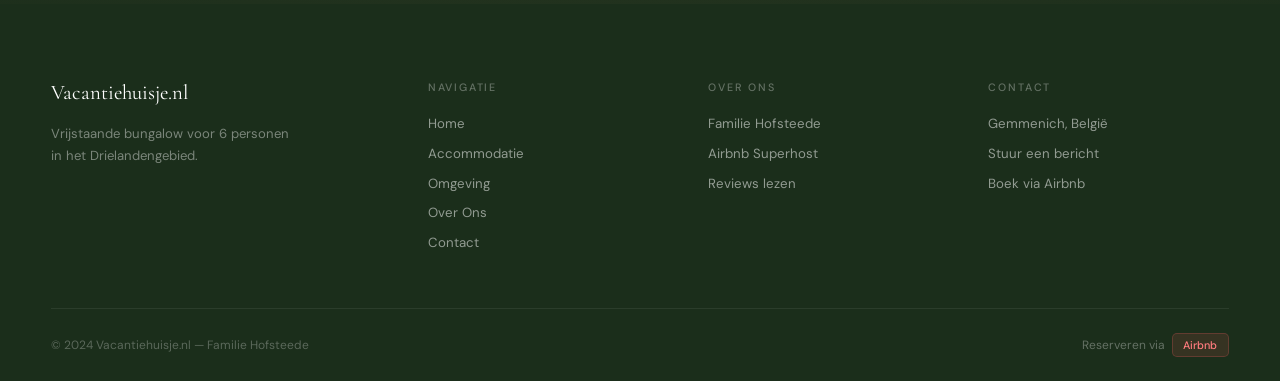
<file: over-ons.html>
<!DOCTYPE html>
<html lang="nl">
<head>
  <meta charset="UTF-8" />
  <meta name="viewport" content="width=device-width, initial-scale=1.0" />
  <meta name="description" content="Leer Familie Hofsteede kennen — de eigenaren van het vakantiehuisje in Gemmenich. Ons verhaal, onze passie en waarom we dit huisje met liefde verhuren." />
  <title>Over Ons — Vacantiehuisje.nl</title>
  <link rel="icon" type="image/svg+xml" href="data:image/svg+xml,<svg xmlns='http://www.w3.org/2000/svg' viewBox='0 0 24 24' fill='none' stroke='%231B2E1B' stroke-width='1.5'><path d='M3 9l9-7 9 7v11a2 2 0 01-2 2H5a2 2 0 01-2-2z'/><polyline points='9,22 9,12 15,12 15,22'/></svg>"/>
  <link rel="stylesheet" href="css/style.css" />
</head>
<body>

  <a href="#main-content" class="skip-link">Ga naar inhoud</a>
  <div class="scroll-progress" role="progressbar" aria-hidden="true"></div>
  <div class="page-transition" aria-hidden="true"></div>

  <a href="https://www.airbnb.nl" target="_blank" rel="noopener" class="airbnb-float" aria-label="Boek op Airbnb">
    <div class="airbnb-float__tooltip" aria-hidden="true">Boek op Airbnb</div>
    <svg width="20" height="20" viewBox="0 0 24 24" fill="currentColor" aria-hidden="true"><path d="M12 2C6.48 2 2 6.48 2 12s4.48 10 10 10 10-4.48 10-10S17.52 2 12 2zm4.5 14.5c-.2.3-.6.4-.95.2-.65-.43-1.2-.98-1.7-1.63-.53.68-1.15 1.3-1.87 1.87-.3.25-.76.2-1.01-.11-.25-.31-.2-.76.11-1.01.59-.48 1.12-1.01 1.6-1.6-.93-1.74-1.69-3.63-2.1-5.62-.11-.42.14-.84.56-.95.42-.11.84.14.95.56.37 1.69.98 3.29 1.8 4.78.82-1.49 1.43-3.09 1.8-4.78.11-.42.53-.67.95-.56.42.11.67.53.56.95-.41 1.99-1.17 3.88-2.1 5.62.48.59 1.01 1.12 1.6 1.6.31.25.36.7.11 1.01l-.31-.33z"/></svg>
  </a>

  <nav class="nav" role="navigation" aria-label="Hoofdnavigatie">
    <div class="nav__inner">
      <a href="index.html" class="nav__logo" aria-label="Vacantiehuisje.nl — home">
        <span class="nav__logo-main">Vacantiehuisje</span>
        <span class="nav__logo-sub">Drielandengebied</span>
      </a>
      <ul class="nav__links" role="list">
        <li><a href="accommodatie.html" class="nav__link">Accommodatie</a></li>
        <li><a href="omgeving.html"     class="nav__link">Omgeving</a></li>
        <li><a href="over-ons.html"     class="nav__link">Over Ons</a></li>
        <li><a href="contact.html"      class="nav__link">Contact</a></li>
      </ul>
      <a href="https://www.airbnb.nl" target="_blank" rel="noopener" class="nav__cta">Boek Nu</a>
      <button class="nav__hamburger" aria-label="Menu openen" aria-expanded="false" aria-controls="mobile-menu">
        <span></span><span></span><span></span>
      </button>
    </div>
  </nav>

  <div class="nav__mobile" id="mobile-menu" role="dialog" aria-label="Mobiel menu">
    <a href="accommodatie.html" class="nav__mobile-link">Accommodatie</a>
    <a href="omgeving.html"     class="nav__mobile-link">Omgeving</a>
    <a href="over-ons.html"     class="nav__mobile-link">Over Ons</a>
    <a href="contact.html"      class="nav__mobile-link">Contact</a>
    <a href="https://www.airbnb.nl" target="_blank" rel="noopener" class="nav__mobile-cta">Boek via Airbnb</a>
  </div>

  <main id="main-content">

    <section class="page-hero" aria-label="Over ons">
      <div class="page-hero__bg" style="background-image:url('fotovacantiehuisje.jpeg')" role="img" aria-label="Warmgeel verlicht hotel interieur"></div>
      <div class="page-hero__content">
        <nav class="page-hero__breadcrumb" aria-label="Kruimelpad">
          <a href="index.html">Home</a>
          <span class="page-hero__breadcrumb-sep" aria-hidden="true">/</span>
          <span aria-current="page">Over Ons</span>
        </nav>
        <h1 class="page-hero__title reveal reveal--up">Familie Hofsteede</h1>
        <p class="page-hero__sub reveal reveal--up reveal-delay-1">
          Wij zijn de eigenaren van dit bijzondere vakantiehuisje. Ons motto: eenvoud en gezelligheid voor een onvergetelijke vakantie-ervaring.
        </p>
      </div>
    </section>

    <!-- OUR STORY -->
    <section class="section--lg" aria-labelledby="story-heading">
      <div class="container">
        <div class="split" style="border-radius:22px;overflow:hidden;box-shadow:var(--shadow-lg)">
          <div class="split__content split__content--cream">
            <div class="split__gap">
              <div>
                <p class="label reveal reveal--left">Ons verhaal</p>
                <div class="divider reveal reveal--left reveal-delay-1"></div>
              </div>
              <h2 id="story-heading" class="heading-lg reveal reveal--left reveal-delay-1">
                Verliefd op het Drielandengebied
              </h2>
              <p class="body-md reveal reveal--left reveal-delay-2">
                Als familie kwamen we jaren geleden voor het eerst in Gemmenich — en we verliefden ons
                meteen op dit bijzondere stukje Europa. De combinatie van rust, natuur en de unieke
                ligging op het snijpunt van drie landen raakte ons diep.
              </p>
              <p class="body-md reveal reveal--left reveal-delay-3">
                We besloten te investeren in dit huisje en het te delen met andere families en
                vriendengroepen die op zoek zijn naar een authentieke, rustgevende vakantie-ervaring.
                Sindsdien hebben we honderden gasten mogen verwelkomen.
              </p>
              <p class="body-md reveal reveal--left reveal-delay-4">
                Als gastheren staan wij altijd voor u klaar — of u nu tips nodig heeft over de mooiste
                wandelroutes, de beste lokale restaurants, of gewoon een vriendelijk gezicht bij aankomst.
              </p>
            </div>
          </div>
          <div class="split__image" style="min-height:540px">
            <img
              src="fotovacantiehuisje.jpeg"
              alt="Rustgevend groen landschap in het Drielandengebied"
              loading="lazy"
            />
          </div>
        </div>
      </div>
    </section>

    <!-- QUOTE -->
    <section class="section--sm" style="background:var(--forest)" aria-label="Citaat">
      <div class="container" style="text-align:center;max-width:860px">
        <div aria-hidden="true" style="font-family:var(--font-display);font-size:7rem;color:rgba(255,255,255,.05);line-height:.7;margin-bottom:-1.5rem;user-select:none">"</div>
        <blockquote class="reveal reveal--up" style="font-family:var(--font-display);font-size:clamp(1.6rem,2.8vw,2.75rem);font-weight:300;font-style:italic;color:var(--white);line-height:1.45;letter-spacing:-.01em">
          Eenvoud en gezelligheid voor een onvergetelijke vakantie-ervaring.
        </blockquote>
        <p class="reveal reveal--up reveal-delay-1" style="margin-top:1.75rem;font-size:.72rem;letter-spacing:.18em;text-transform:uppercase;color:var(--gold)">
          Familie Hofsteede
        </p>
      </div>
    </section>

    <!-- VALUES -->
    <section class="section" aria-labelledby="values-heading">
      <div class="container">
        <div class="section-header section-header--center reveal reveal--up">
          <p class="label">Onze waarden</p>
          <h2 id="values-heading" class="heading-lg section-header__title">Waar wij voor staan</h2>
          <p class="section-header__sub">Drie kernwaarden die alles bepalen wat wij doen als gastheer.</p>
        </div>
        <div class="about-values">
          <div class="value-card value-card--1 reveal reveal--up">
            <div class="value-card__num" aria-hidden="true">01</div>
            <h3 class="value-card__title">Gastvrijheid zonder compromis</h3>
            <p class="value-card__desc">
              Elk detail is zorgvuldig doordacht. Van de kwaliteitsbeddengoed tot de lokale wandelkaarten
              op tafel — wij zorgen dat u zich thuis voelt van de eerste seconde.
            </p>
          </div>
          <div class="value-card value-card--2 reveal reveal--up reveal-delay-1">
            <div class="value-card__num" aria-hidden="true">02</div>
            <h3 class="value-card__title">Respect voor de natuur</h3>
            <p class="value-card__desc">
              Het Drielandengebied is een schat aan biodiversiteit. Wij hechten veel waarde aan
              duurzaam toerisme en respectvol samenleven met de natuur om ons heen.
            </p>
          </div>
          <div class="value-card value-card--3 reveal reveal--up reveal-delay-2">
            <div class="value-card__num" aria-hidden="true">03</div>
            <h3 class="value-card__title">Echte ontspanning</h3>
            <p class="value-card__desc">
              Vakantie betekent loslaten. Geen stress, geen haast — gewoon genieten. Wij creëren de
              perfecte setting voor echte rust en onvergetelijke momenten.
            </p>
          </div>
        </div>
      </div>
    </section>

    <!-- SUPERHOST -->
    <section class="section--sm" style="background:var(--cream-dark)" aria-labelledby="superhost-heading">
      <div class="container">
        <div style="display:grid;grid-template-columns:1fr 1fr;gap:4rem;align-items:center">
          <div class="reveal reveal--left">
            <p class="label">Airbnb Superhost</p>
            <div class="divider"></div>
            <h2 id="superhost-heading" class="heading-md mt-sm">Erkend door honderden gasten</h2>
            <p class="body-md" style="margin-top:1.1rem">
              Onze Superhost-status op Airbnb danken we volledig aan onze gasten. Hun vertrouwen en
              positieve ervaringen zijn onze grootste motivatie om elke keer het beste van onszelf te geven.
            </p>
            <div style="display:flex;gap:.75rem;flex-wrap:wrap;margin-top:1.75rem">
              <div class="badge badge--gold">5.0 gemiddeld</div>
              <div class="badge badge--forest">Superhost</div>
              <div class="badge badge--gold">100+ reviews</div>
            </div>
          </div>
          <div class="reveal reveal--right" style="display:grid;grid-template-columns:1fr 1fr;gap:.85rem">
            <div style="background:var(--white);border-radius:14px;padding:1.75rem;text-align:center;border:1px solid var(--border)">
              <div style="font-size:.65rem;color:var(--text-light);letter-spacing:.1em;text-transform:uppercase;margin-bottom:.4rem">Netheid</div>
              <div style="font-family:var(--font-display);font-size:2.75rem;font-weight:300;color:var(--forest);line-height:1">5.0</div>
            </div>
            <div style="background:var(--white);border-radius:14px;padding:1.75rem;text-align:center;border:1px solid var(--border)">
              <div style="font-size:.65rem;color:var(--text-light);letter-spacing:.1em;text-transform:uppercase;margin-bottom:.4rem">Communicatie</div>
              <div style="font-family:var(--font-display);font-size:2.75rem;font-weight:300;color:var(--forest);line-height:1">5.0</div>
            </div>
            <div style="background:var(--white);border-radius:14px;padding:1.75rem;text-align:center;border:1px solid var(--border)">
              <div style="font-size:.65rem;color:var(--text-light);letter-spacing:.1em;text-transform:uppercase;margin-bottom:.4rem">Locatie</div>
              <div style="font-family:var(--font-display);font-size:2.75rem;font-weight:300;color:var(--forest);line-height:1">5.0</div>
            </div>
            <div style="background:var(--forest);border-radius:14px;padding:1.75rem;text-align:center">
              <div style="font-size:.65rem;color:rgba(255,255,255,.45);letter-spacing:.1em;text-transform:uppercase;margin-bottom:.4rem">Status</div>
              <div style="font-family:var(--font-display);font-size:2rem;font-weight:300;color:var(--gold);line-height:1">Super<br>host</div>
            </div>
          </div>
        </div>
      </div>
    </section>

    <section class="cta-banner" aria-labelledby="cta-heading">
      <div class="container">
        <p class="label" style="color:var(--gold)" aria-hidden="true">Maak kennis</p>
        <h2 id="cta-heading" class="cta-banner__title reveal reveal--up reveal-delay-1">
          Wij verwelkomen u <em>graag</em>
        </h2>
        <p class="reveal reveal--up reveal-delay-2" style="color:rgba(255,255,255,.55);font-size:.95rem;max-width:40ch;margin:0 auto 2.25rem;line-height:1.7">
          Heeft u vragen of wilt u meer weten? Neem gerust contact op.
        </p>
        <div class="cta-banner__actions reveal reveal--up reveal-delay-3">
          <a href="contact.html" class="btn btn-primary">Neem contact op</a>
          <a href="https://www.airbnb.nl" target="_blank" rel="noopener" class="btn btn-outline">Boek via Airbnb</a>
        </div>
      </div>
    </section>

  </main>

  <footer class="footer" role="contentinfo">
    <div class="container">
      <div class="footer__grid">
        <div class="footer__brand">
          <div class="footer__logo">Vacantiehuisje.nl</div>
          <p class="footer__tagline">Vrijstaande bungalow voor 6 personen in het Drielandengebied.</p>
        </div>
        <nav aria-label="Sitenavigatie">
          <div class="footer__nav-title">Navigatie</div>
          <ul class="footer__nav-links" role="list">
            <li><a href="index.html"        class="footer__nav-link">Home</a></li>
            <li><a href="accommodatie.html" class="footer__nav-link">Accommodatie</a></li>
            <li><a href="omgeving.html"     class="footer__nav-link">Omgeving</a></li>
            <li><a href="over-ons.html"     class="footer__nav-link">Over Ons</a></li>
            <li><a href="contact.html"      class="footer__nav-link">Contact</a></li>
          </ul>
        </nav>
        <nav aria-label="Over ons">
          <div class="footer__nav-title">Over Ons</div>
          <ul class="footer__nav-links" role="list">
            <li><span class="footer__nav-link" style="cursor:default">Familie Hofsteede</span></li>
            <li><span class="footer__nav-link" style="cursor:default">Airbnb Superhost</span></li>
            <li><a href="https://www.airbnb.nl" target="_blank" rel="noopener" class="footer__nav-link">Reviews lezen</a></li>
          </ul>
        </nav>
        <div>
          <div class="footer__nav-title">Contact</div>
          <ul class="footer__nav-links" role="list">
            <li><span class="footer__nav-link" style="cursor:default">Gemmenich, België</span></li>
            <li><a href="contact.html" class="footer__nav-link">Stuur een bericht</a></li>
            <li><a href="https://www.airbnb.nl" target="_blank" rel="noopener" class="footer__nav-link">Boek via Airbnb</a></li>
          </ul>
        </div>
      </div>
      <div class="footer__bottom">
        <p class="footer__copy">&copy; 2024 Vacantiehuisje.nl &mdash; Familie Hofsteede</p>
        <div class="footer__airbnb">Reserveren via <span class="footer__airbnb-badge">Airbnb</span></div>
      </div>
    </div>
  </footer>

  <script src="js/main.js"></script>
</body>
</html>
</file>
<file: css/style.css>
/* ============================================================
   VACANTIEHUISJE.NL — Premium Design System
   ============================================================ */

@import url('https://fonts.googleapis.com/css2?family=Cormorant+Garamond:ital,wght@0,300;0,400;0,500;0,600;1,300;1,400;1,500&family=DM+Sans:wght@300;400;500;600&display=swap');

/* ===== TOKENS ===== */
:root {
  --forest:       #1B2E1B;
  --forest-mid:   #2D4A2D;
  --forest-light: #3D6B3D;
  --sage:         #7A9A7A;
  --gold:         #B8895C;
  --gold-dark:    #966C3E;
  --gold-light:   #D9B88A;
  --cream:        #F5F1EC;
  --cream-dark:   #EBE5DC;
  --cream-darker: #DDD5C8;
  --white:        #FFFFFF;
  --text:         #1A1A1A;
  --text-mid:     #4A4540;
  --text-light:   #7A7470;
  --border:       #DDD7CE;

  --font-display: 'Cormorant Garamond', Georgia, serif;
  --font-body:    'DM Sans', system-ui, sans-serif;

  --nav-h:   72px;
  --max-w:   1280px;
  --gutter:  clamp(1.25rem, 4vw, 4rem);

  --ease-out:    cubic-bezier(0.16, 1, 0.3, 1);
  --ease-in-out: cubic-bezier(0.45, 0, 0.55, 1);

  --shadow-sm:  0 2px 8px rgba(27,46,27,.07);
  --shadow-md:  0 6px 28px rgba(27,46,27,.10);
  --shadow-lg:  0 18px 56px rgba(27,46,27,.13);
  --shadow-xl:  0 32px 80px rgba(27,46,27,.18);
}

/* ===== RESET ===== */
*, *::before, *::after { box-sizing: border-box; margin: 0; padding: 0; }

html {
  scroll-behavior: smooth;
  -webkit-font-smoothing: antialiased;
  text-rendering: optimizeLegibility;
}

body {
  font-family: var(--font-body);
  background: var(--cream);
  color: var(--text);
  overflow-x: hidden;
}

img { display: block; width: 100%; height: 100%; object-fit: cover; }
a  { text-decoration: none; color: inherit; }
ul { list-style: none; }
button { font-family: var(--font-body); border: none; background: none; cursor: pointer; }

/* ===== SKIP LINK ===== */
.skip-link {
  position: absolute; top: -100%; left: 1rem; z-index: 9999;
  background: var(--forest); color: var(--white);
  padding: .6rem 1.25rem; border-radius: 4px;
  font-size: .85rem; font-weight: 500;
  transition: top 200ms;
}
.skip-link:focus { top: 1rem; }

/* ===== FOCUS STYLES ===== */
:focus-visible {
  outline: 2px solid var(--gold);
  outline-offset: 3px;
  border-radius: 2px;
}
button:focus-visible,
a:focus-visible { border-radius: 4px; }

/* ===== SCROLL PROGRESS ===== */
.scroll-progress {
  position: fixed; top: 0; left: 0; z-index: 9001;
  height: 2px; width: 0%; background: var(--gold);
  transition: width 50ms linear;
  pointer-events: none;
}

/* ===== PAGE TRANSITION ===== */
.page-transition {
  position: fixed; inset: 0; z-index: 9000;
  background: var(--forest);
  transform: scaleY(0);
  transform-origin: bottom;
  pointer-events: none;
}
.page-transition.enter {
  animation: curtainIn 460ms var(--ease-out) forwards;
}
.page-transition.exit {
  animation: curtainOut 460ms var(--ease-out) forwards;
}
@keyframes curtainIn  { to { transform: scaleY(1); } }
@keyframes curtainOut { from { transform: scaleY(1); transform-origin: top; } to { transform: scaleY(0); transform-origin: top; } }

/* ===== NAVIGATION ===== */
.nav {
  position: fixed; top: 0; left: 0; right: 0; z-index: 8000;
  height: var(--nav-h);
  display: flex; align-items: center;
  padding: 0 var(--gutter);
  transition: background 380ms var(--ease-out), backdrop-filter 380ms, box-shadow 380ms;
}
.nav.scrolled {
  background: rgba(245,241,236,.94);
  backdrop-filter: blur(18px);
  -webkit-backdrop-filter: blur(18px);
  box-shadow: 0 1px 0 var(--border), var(--shadow-sm);
}
.nav__inner {
  display: flex; align-items: center; justify-content: space-between;
  width: 100%; max-width: var(--max-w); margin: 0 auto;
}
.nav__logo {
  display: flex; flex-direction: column; gap: 1px;
  font-family: var(--font-display);
}
.nav__logo-main {
  font-size: 1.2rem; font-weight: 500; letter-spacing: .02em;
  color: var(--white); transition: color 380ms; line-height: 1;
}
.nav__logo-sub {
  font-size: .62rem; font-weight: 400; letter-spacing: .16em;
  text-transform: uppercase; color: var(--gold); line-height: 1;
}
.nav.scrolled .nav__logo-main { color: var(--forest); }

.nav__links {
  display: flex; align-items: center; gap: 2.25rem;
}
.nav__link {
  font-size: .8rem; font-weight: 400; letter-spacing: .08em;
  text-transform: uppercase; color: rgba(255,255,255,.8);
  transition: color 280ms; position: relative;
}
.nav__link::after {
  content: ''; position: absolute; bottom: -3px; left: 0;
  width: 0; height: 1px; background: var(--gold);
  transition: width 280ms var(--ease-out);
}
.nav__link:hover,
.nav__link.active { color: var(--white); }
.nav__link:hover::after,
.nav__link.active::after { width: 100%; }
.nav.scrolled .nav__link { color: var(--text-mid); }
.nav.scrolled .nav__link:hover,
.nav.scrolled .nav__link.active { color: var(--forest); }

.nav__cta {
  display: inline-flex; align-items: center;
  padding: .55rem 1.4rem;
  background: var(--gold); color: var(--white);
  font-size: .78rem; font-weight: 500; letter-spacing: .1em;
  text-transform: uppercase; border-radius: 100px;
  transition: background 280ms, transform 280ms, box-shadow 280ms;
}
.nav__cta:hover {
  background: var(--gold-dark);
  transform: translateY(-1px);
  box-shadow: 0 6px 20px rgba(184,137,92,.3);
}
.nav.scrolled .nav__cta { background: var(--forest); }
.nav.scrolled .nav__cta:hover { background: var(--forest-mid); }

.nav__hamburger {
  display: none; flex-direction: column; gap: 5px; padding: 8px;
}
.nav__hamburger span {
  display: block; width: 22px; height: 1.5px;
  background: var(--white); transition: transform 280ms, opacity 280ms, background 380ms;
}
.nav.scrolled .nav__hamburger span { background: var(--forest); }
.nav__hamburger.open span:nth-child(1) { transform: translateY(6.5px) rotate(45deg); }
.nav__hamburger.open span:nth-child(2) { opacity: 0; }
.nav__hamburger.open span:nth-child(3) { transform: translateY(-6.5px) rotate(-45deg); }

.nav__mobile {
  display: none; position: fixed; inset: 0; z-index: 7999;
  background: var(--forest);
  flex-direction: column; justify-content: center; align-items: center; gap: 2.25rem;
  opacity: 0; pointer-events: none; transition: opacity 380ms var(--ease-out);
}
.nav__mobile.open { opacity: 1; pointer-events: all; }
.nav__mobile-link {
  font-family: var(--font-display); font-size: 2.25rem; font-weight: 400;
  color: var(--cream); letter-spacing: .02em; transition: color 280ms;
}
.nav__mobile-link:hover { color: var(--gold); }
.nav__mobile-cta {
  margin-top: .5rem;
  display: inline-flex; align-items: center;
  padding: .85rem 2.25rem;
  background: var(--gold); color: var(--white);
  font-size: .8rem; font-weight: 500; letter-spacing: .1em;
  text-transform: uppercase; border-radius: 100px;
}

/* ===== CONTAINERS & LAYOUT ===== */
.container {
  width: 100%; max-width: var(--max-w);
  margin: 0 auto; padding: 0 var(--gutter);
}
.section    { padding: clamp(3.5rem, 7vw, 7rem) 0; }
.section--sm { padding: clamp(2.5rem, 5vw, 5rem) 0; }
.section--lg { padding: clamp(4.5rem, 9vw, 9rem) 0; }

/* ===== TYPOGRAPHY ===== */
.display-xl {
  font-family: var(--font-display);
  font-size: clamp(3.25rem, 7.5vw, 8.5rem);
  font-weight: 300; line-height: 1; letter-spacing: -.025em;
}
.display-lg {
  font-family: var(--font-display);
  font-size: clamp(2.5rem, 5vw, 6rem);
  font-weight: 300; line-height: 1.05; letter-spacing: -.02em;
}
.heading-lg {
  font-family: var(--font-display);
  font-size: clamp(1.7rem, 2.6vw, 2.75rem);
  font-weight: 400; line-height: 1.2; letter-spacing: -.01em;
}
.heading-md {
  font-family: var(--font-display);
  font-size: clamp(1.35rem, 1.8vw, 2rem);
  font-weight: 400; line-height: 1.3;
}
.label {
  font-size: .7rem; font-weight: 500; letter-spacing: .2em;
  text-transform: uppercase; color: var(--gold);
}
.label--muted { color: var(--text-light); }
.body-lg { font-size: 1.05rem; line-height: 1.75; color: var(--text-mid); font-weight: 300; }
.body-md { font-size: .95rem;  line-height: 1.7;  color: var(--text-mid); font-weight: 300; }

/* ===== BUTTONS ===== */
.btn {
  display: inline-flex; align-items: center; gap: .5rem;
  font-family: var(--font-body); font-size: .78rem;
  font-weight: 500; letter-spacing: .1em; text-transform: uppercase;
  border-radius: 100px; padding: .8rem 2rem;
  transition: transform 320ms var(--ease-out), box-shadow 320ms, background 280ms, color 280ms, border-color 280ms;
  position: relative; overflow: hidden;
}
.btn::before {
  content: ''; position: absolute; inset: 0;
  background: rgba(255,255,255,.1);
  transform: translateX(-110%) skewX(-20deg);
  transition: transform 460ms var(--ease-out);
}
.btn:hover::before { transform: translateX(110%) skewX(-20deg); }
.btn:hover { transform: translateY(-1px); }

.btn-primary {
  background: var(--gold); color: var(--white);
  box-shadow: 0 3px 16px rgba(184,137,92,.28);
}
.btn-primary:hover { background: var(--gold-dark); box-shadow: 0 8px 28px rgba(184,137,92,.38); }

.btn-outline {
  background: transparent; color: var(--white);
  border: 1.5px solid rgba(255,255,255,.45);
}
.btn-outline:hover { background: rgba(255,255,255,.07); border-color: var(--white); }

.btn-outline-dark {
  background: transparent; color: var(--forest);
  border: 1.5px solid rgba(27,46,27,.35);
}
.btn-outline-dark:hover { background: var(--forest); color: var(--white); border-color: var(--forest); }

.btn-forest {
  background: var(--forest); color: var(--white);
  box-shadow: 0 3px 16px rgba(27,46,27,.22);
}
.btn-forest:hover { background: var(--forest-mid); box-shadow: 0 8px 28px rgba(27,46,27,.3); }

/* ===== HERO ===== */
.hero {
  position: relative; height: 100svh; min-height: 640px;
  display: flex; align-items: flex-end; overflow: hidden;
}
.hero__bg {
  position: absolute; inset: 0;
  background-image: url('../fotovacantiehuisje.jpeg');
  background-size: cover; background-position: center 30%;
  will-change: transform;
}
.hero__bg::after {
  content: ''; position: absolute; inset: 0;
  background: linear-gradient(to top, rgba(8,16,8,.88) 0%, rgba(8,16,8,.4) 55%, rgba(8,16,8,.15) 100%);
}
.hero__content {
  position: relative; z-index: 2; width: 100%;
  padding: 0 var(--gutter);
  padding-bottom: clamp(3.5rem, 6vw, 6rem);
  max-width: var(--max-w); margin: 0 auto;
  display: flex; flex-direction: column; gap: 1.5rem;
}
.hero__label {
  display: flex; align-items: center; gap: .65rem;
  font-size: .68rem; font-weight: 500; letter-spacing: .22em;
  text-transform: uppercase; color: var(--gold);
}
.hero__label::before { content: ''; width: 28px; height: 1px; background: var(--gold); }
.hero__title {
  font-family: var(--font-display);
  font-size: clamp(3.25rem, 7vw, 8rem);
  font-weight: 300; line-height: 1; letter-spacing: -.025em;
  color: var(--white); max-width: 14ch;
}
.hero__title em { font-style: italic; color: var(--gold-light); }
.hero__sub {
  font-size: clamp(.95rem, 1.4vw, 1.1rem);
  font-weight: 300; line-height: 1.7; color: rgba(255,255,255,.72);
  max-width: 50ch;
}
.hero__actions { display: flex; flex-wrap: wrap; gap: .85rem; margin-top: .25rem; }
.hero__scroll {
  position: absolute; bottom: 2.25rem; right: var(--gutter);
  z-index: 2; display: flex; flex-direction: column; align-items: center; gap: .45rem;
}
.hero__scroll-text {
  font-size: .62rem; letter-spacing: .2em; text-transform: uppercase;
  color: rgba(255,255,255,.45); writing-mode: vertical-rl;
}
.hero__scroll-line {
  width: 1px; height: 52px; background: rgba(255,255,255,.2); overflow: hidden;
}
.hero__scroll-line::after {
  content: ''; display: block; width: 100%; height: 40%;
  background: var(--gold);
  animation: scrollLine 1.8s var(--ease-out) infinite;
}
@keyframes scrollLine { 0% { transform: translateY(-100%); } 100% { transform: translateY(350%); } }

/* ===== STATS BAND ===== */
.stats-band { background: var(--forest); }
.stats-band__inner { display: grid; grid-template-columns: repeat(4, 1fr); }
.stat-item {
  padding: 2.75rem 1.75rem;
  border-right: 1px solid rgba(255,255,255,.07);
  display: flex; flex-direction: column; gap: .4rem;
  transition: background 360ms;
}
.stat-item:last-child { border-right: none; }
.stat-item:hover { background: var(--forest-mid); }
.stat-item__number {
  font-family: var(--font-display);
  font-size: clamp(2.25rem, 3.5vw, 3.5rem);
  font-weight: 300; color: var(--white); line-height: 1;
}
.stat-item__number span { color: var(--gold); }
.stat-item__label {
  font-size: .68rem; letter-spacing: .14em;
  text-transform: uppercase; color: var(--white); font-weight: 400;
}

/* ===== SPLIT SECTIONS ===== */
.split {
  display: grid; grid-template-columns: 1fr 1fr;
  gap: 0; align-items: stretch; min-height: 580px;
}
.split--reverse { direction: rtl; }
.split--reverse > * { direction: ltr; }
.split__image { position: relative; overflow: hidden; }
.split__image img { transition: transform 700ms var(--ease-out); }
.split__image:hover img { transform: scale(1.04); }
.split__content {
  display: flex; flex-direction: column; justify-content: center;
  padding: clamp(2.5rem, 5vw, 5.5rem);
  background: var(--white);
}
.split__content--cream   { background: var(--cream); }
.split__content--forest  { background: var(--forest); }
.split__content--forest .label { color: var(--gold); }
.split__content--forest .heading-lg { color: var(--white); }
.split__content--forest .body-md { color: rgba(255,255,255,.6); }
.split__gap { display: flex; flex-direction: column; gap: 1.5rem; }
.split__features { display: flex; flex-direction: column; gap: .75rem; margin-top: .25rem; }
.split__feature {
  display: flex; align-items: flex-start; gap: .85rem;
  padding: .95rem 1.1rem;
  background: var(--cream); border-radius: 10px;
  transition: transform 280ms, box-shadow 280ms;
}
.split__feature:hover { transform: translateX(3px); box-shadow: var(--shadow-sm); }
.split__feature-icon {
  width: 32px; height: 32px; border-radius: 7px;
  background: var(--forest); color: var(--white);
  display: flex; align-items: center; justify-content: center;
  flex-shrink: 0;
}
.split__feature-icon svg { width: 15px; height: 15px; }
.split__feature-text { display: flex; flex-direction: column; gap: .15rem; }
.split__feature-title { font-size: .875rem; font-weight: 500; }
.split__feature-desc  { font-size: .78rem; color: var(--text-light); line-height: 1.5; }

/* ===== FEATURE GRID ===== */
.feature-grid {
  display: grid; grid-template-columns: repeat(3, 1fr);
  gap: 1px; background: var(--border);
  border: 1px solid var(--border); border-radius: 18px; overflow: hidden;
}
.feature-card {
  background: var(--white); padding: 2.25rem 1.75rem;
  display: flex; flex-direction: column; gap: .85rem;
  transition: background 320ms; position: relative; overflow: hidden;
}
.feature-card::before {
  content: ''; position: absolute; bottom: 0; left: 0; right: 0;
  height: 2px; background: var(--gold);
  transform: scaleX(0); transform-origin: left;
  transition: transform 360ms var(--ease-out);
}
.feature-card:hover { background: var(--cream); }
.feature-card:hover::before { transform: scaleX(1); }
.feature-card__icon {
  width: 44px; height: 44px; border-radius: 10px;
  background: var(--forest);
  display: flex; align-items: center; justify-content: center;
  color: var(--white);
  transition: transform 360ms var(--ease-out), background 280ms;
}
.feature-card__icon svg { width: 20px; height: 20px; }
.feature-card:hover .feature-card__icon { transform: scale(1.08) rotate(-4deg); background: var(--gold); }
.feature-card__title { font-size: .95rem; font-weight: 500; line-height: 1.3; }
.feature-card__desc  { font-size: .82rem; color: var(--text-light); line-height: 1.6; }

/* ===== GALLERY ===== */
.gallery {
  display: grid;
  grid-template-columns: 2fr 1fr 1fr;
  grid-template-rows: repeat(2, 280px);
  gap: .85rem;
}
.gallery__item {
  position: relative; overflow: hidden; border-radius: 14px; cursor: pointer;
}
.gallery__item:first-child { grid-row: 1 / 3; }
.gallery__item img { transition: transform 650ms var(--ease-out); }
.gallery__item:hover img { transform: scale(1.05); }
.gallery__item__overlay {
  position: absolute; inset: 0;
  background: linear-gradient(to top, rgba(27,46,27,.55) 0%, transparent 45%);
  opacity: 0; transition: opacity 360ms;
  display: flex; align-items: flex-end; padding: 1.25rem;
}
.gallery__item:hover .gallery__item__overlay { opacity: 1; }
.gallery__item__label {
  font-size: .7rem; letter-spacing: .14em; text-transform: uppercase;
  color: var(--white); font-weight: 500;
}

/* ===== TESTIMONIALS ===== */
.testimonials { background: var(--forest); position: relative; overflow: hidden; }
.testimonials::before {
  content: '"'; position: absolute; top: -4rem; left: var(--gutter);
  font-family: var(--font-display); font-size: 28rem;
  color: rgba(255,255,255,.025); line-height: 1;
  pointer-events: none; user-select: none;
}
.testimonials-grid { display: grid; grid-template-columns: repeat(3, 1fr); gap: 1.25rem; }
.testimonial-card {
  background: rgba(255,255,255,.05);
  border: 1px solid rgba(255,255,255,.07);
  border-radius: 18px; padding: 2.25rem 1.75rem;
  display: flex; flex-direction: column; gap: 1.1rem;
  transition: background 320ms, border-color 320ms, transform 320ms;
}
.testimonial-card:hover {
  background: rgba(255,255,255,.08);
  border-color: rgba(184,137,92,.28);
  transform: translateY(-3px);
}
.testimonial-card__stars { display: flex; gap: .2rem; }
.testimonial-card__star { width: 14px; height: 14px; color: var(--gold); }
.testimonial-card__text {
  font-family: var(--font-display); font-size: 1.05rem; font-style: italic;
  line-height: 1.65; color: rgba(255,255,255,.82);
}
.testimonial-card__author { display: flex; align-items: center; gap: .65rem; margin-top: auto; }
.testimonial-card__avatar {
  width: 36px; height: 36px; border-radius: 50%;
  background: var(--forest-light);
  display: flex; align-items: center; justify-content: center;
  font-family: var(--font-display); font-size: .95rem; color: var(--white); flex-shrink: 0;
}
.testimonial-card__name    { font-size: .83rem; font-weight: 500; color: var(--white); }
.testimonial-card__origin  { font-size: .72rem; color: rgba(255,255,255,.38); }

/* ===== LOCATION ===== */
.location-section { background: var(--cream-dark); }
.location-grid { display: grid; grid-template-columns: 1fr 1fr; gap: 4.5rem; align-items: center; }
.location-info { display: flex; flex-direction: column; gap: 1.75rem; }
.location-distances { display: flex; flex-direction: column; gap: .6rem; }
.distance-item {
  display: flex; align-items: center; gap: .85rem;
  padding: .9rem 1.1rem;
  background: var(--white); border-radius: 10px;
  transition: transform 280ms, box-shadow 280ms;
}
.distance-item:hover { transform: translateX(3px); box-shadow: var(--shadow-sm); }
.distance-item__icon {
  width: 32px; height: 32px; border-radius: 7px;
  background: var(--cream-darker);
  display: flex; align-items: center; justify-content: center;
  flex-shrink: 0; color: var(--forest);
}
.distance-item__icon svg { width: 15px; height: 15px; }
.distance-item__name { font-size: .875rem; font-weight: 400; flex: 1; }
.distance-item__km {
  font-family: var(--font-display); font-size: 1.05rem;
  font-weight: 400; color: var(--gold-dark);
}
.location-map {
  position: relative; border-radius: 22px; overflow: hidden;
  aspect-ratio: 4/5; box-shadow: var(--shadow-lg);
}
.location-badge {
  position: absolute; bottom: 1.5rem; left: 50%; transform: translateX(-50%);
  background: var(--white); border-radius: 100px;
  padding: .6rem 1.25rem;
  display: flex; align-items: center; gap: .45rem;
  box-shadow: var(--shadow-md); white-space: nowrap;
}
.location-badge__dot { width: 7px; height: 7px; border-radius: 50%; background: var(--gold); }
.location-badge__text { font-size: .75rem; font-weight: 500; color: var(--forest); }

/* ===== CTA BANNER ===== */
.cta-banner {
  position: relative; overflow: hidden;
  background: var(--forest);
  padding: clamp(5rem, 9vw, 9rem) var(--gutter);
  text-align: center;
}
.cta-banner::before {
  content: ''; position: absolute; inset: -50%;
  background: radial-gradient(ellipse at center, rgba(184,137,92,.1) 0%, transparent 60%);
  pointer-events: none;
}
.cta-banner__title {
  font-family: var(--font-display);
  font-size: clamp(2.25rem, 4.5vw, 5.5rem);
  font-weight: 300; line-height: 1.1; color: var(--white);
  letter-spacing: -.02em; margin: 1.25rem 0 2.25rem;
  max-width: 22ch; margin-left: auto; margin-right: auto;
}
.cta-banner__title em { font-style: italic; color: var(--gold-light); }
.cta-banner__actions { display: flex; justify-content: center; gap: .85rem; flex-wrap: wrap; }

/* ===== PAGE HERO ===== */
.page-hero {
  height: 60vh; min-height: 440px;
  position: relative; display: flex; align-items: center; overflow: hidden;
}
.page-hero__bg {
  position: absolute; inset: 0;
  background-size: cover; background-position: center;
}
.page-hero__bg::after {
  content: ''; position: absolute; inset: 0;
  background: linear-gradient(160deg, rgba(8,16,8,.72) 0%, rgba(8,16,8,.38) 100%);
}
.page-hero__content {
  position: relative; z-index: 2;
  width: 100%; max-width: var(--max-w);
  margin: 0 auto; padding: 0 var(--gutter);
  padding-top: var(--nav-h);
}
.page-hero__breadcrumb {
  display: flex; align-items: center; gap: .45rem;
  margin-bottom: 1.25rem;
  font-size: .68rem; letter-spacing: .14em; text-transform: uppercase;
  color: rgba(255,255,255,.45);
}
.page-hero__breadcrumb a:hover { color: var(--gold); }
.page-hero__breadcrumb-sep { color: rgba(255,255,255,.22); }
.page-hero__title {
  font-family: var(--font-display);
  font-size: clamp(2.75rem, 5.5vw, 6.5rem);
  font-weight: 300; line-height: 1; letter-spacing: -.025em; color: var(--white);
}
.page-hero__sub {
  font-size: 1rem; font-weight: 300;
  color: rgba(255,255,255,.65); margin-top: 1.1rem;
  max-width: 46ch; line-height: 1.7;
}

/* ===== AMENITIES ===== */
.amenities-grid { display: grid; grid-template-columns: repeat(4, 1fr); gap: 1.25rem; }
.amenity-card {
  display: flex; flex-direction: column; align-items: flex-start; gap: .65rem;
  padding: 1.5rem 1.35rem;
  background: var(--white); border-radius: 14px;
  border: 1px solid var(--border);
  transition: border-color 280ms, transform 320ms, box-shadow 280ms;
}
.amenity-card:hover {
  border-color: var(--sage); transform: translateY(-2px); box-shadow: var(--shadow-md);
}
.amenity-card__icon {
  width: 36px; height: 36px; border-radius: 8px;
  background: var(--cream-dark); color: var(--forest);
  display: flex; align-items: center; justify-content: center;
  transition: background 280ms, color 280ms;
}
.amenity-card__icon svg { width: 16px; height: 16px; }
.amenity-card:hover .amenity-card__icon { background: var(--forest); color: var(--white); }
.amenity-card__title { font-size: .875rem; font-weight: 500; }
.amenity-card__desc  { font-size: .78rem; color: var(--text-light); line-height: 1.55; }

/* ===== ACTIVITIES ===== */
.activities-grid { display: grid; grid-template-columns: repeat(3, 1fr); gap: 1.75rem; }
.activity-card {
  border-radius: 18px; overflow: hidden; position: relative;
  aspect-ratio: 3/4; box-shadow: var(--shadow-md);
  transition: transform 460ms var(--ease-out), box-shadow 460ms;
}
.activity-card:hover { transform: translateY(-5px); box-shadow: var(--shadow-xl); }
.activity-card__img {
  position: absolute; inset: 0; transition: transform 650ms var(--ease-out);
}
.activity-card:hover .activity-card__img { transform: scale(1.05); }
.activity-card__overlay {
  position: absolute; inset: 0;
  background: linear-gradient(to top, rgba(8,16,8,.85) 0%, rgba(8,16,8,.08) 55%);
}
.activity-card__content {
  position: absolute; bottom: 0; left: 0; right: 0;
  padding: 1.75rem 1.5rem;
}
.activity-card__category {
  font-size: .63rem; letter-spacing: .18em; text-transform: uppercase;
  color: var(--gold); font-weight: 500; margin-bottom: .4rem;
}
.activity-card__title {
  font-family: var(--font-display); font-size: 1.4rem;
  font-weight: 400; color: var(--white); line-height: 1.2;
}
.activity-card__desc {
  font-size: .8rem; color: rgba(255,255,255,.62); margin-top: .5rem; line-height: 1.6;
  max-height: 0; overflow: hidden;
  transition: max-height 460ms var(--ease-out), margin-top 460ms;
}
.activity-card:hover .activity-card__desc { max-height: 80px; }

/* ===== SEASONS ===== */
.seasons-grid { display: grid; grid-template-columns: repeat(4, 1fr); gap: 1.25rem; }
.season-card {
  border-radius: 18px; padding: 2rem 1.6rem;
  display: flex; flex-direction: column; gap: .9rem;
  transition: transform 360ms var(--ease-out), box-shadow 360ms;
}
.season-card:hover { transform: translateY(-4px); box-shadow: var(--shadow-lg); }
.season-card--lente  { background: #EEF6EE; border: 1px solid #C4DDC4; }
.season-card--zomer  { background: #FDF6E8; border: 1px solid #EADBA8; }
.season-card--herfst { background: #FAF0E8; border: 1px solid #E8C8A8; }
.season-card--winter { background: #EEF3F8; border: 1px solid #C4D4E0; }
.season-card__icon {
  width: 36px; height: 36px; border-radius: 9px;
  display: flex; align-items: center; justify-content: center;
  background: rgba(27,46,27,.08); color: var(--forest);
}
.season-card__icon svg { width: 18px; height: 18px; }
.season-card__title { font-size: 1rem; font-weight: 500; }
.season-card__list  { display: flex; flex-direction: column; gap: .35rem; }
.season-card__item  {
  font-size: .8rem; color: var(--text-mid);
  display: flex; align-items: baseline; gap: .4rem; line-height: 1.4;
}
.season-card__item::before { content: '—'; color: var(--gold-dark); font-size: .65rem; flex-shrink: 0; }

/* ===== VALUES (About) ===== */
.about-values { display: grid; grid-template-columns: repeat(3, 1fr); gap: 1.75rem; }
.value-card {
  padding: 2.75rem 2rem; border-radius: 18px;
  display: flex; flex-direction: column; gap: 1rem;
  transition: transform 360ms var(--ease-out), box-shadow 360ms;
}
.value-card:hover { transform: translateY(-4px); box-shadow: var(--shadow-lg); }
.value-card--1 { background: var(--forest); }
.value-card--2 { background: var(--cream-dark); border: 1px solid var(--border); }
.value-card--3 { background: var(--gold); }
.value-card--1 .value-card__num,
.value-card--1 .value-card__title { color: var(--white); }
.value-card--1 .value-card__desc  { color: rgba(255,255,255,.6); }
.value-card--3 .value-card__num,
.value-card--3 .value-card__title { color: var(--white); }
.value-card--3 .value-card__desc  { color: rgba(255,255,255,.82); }
.value-card__num {
  font-family: var(--font-display); font-size: 3rem;
  font-weight: 300; color: var(--text-light); opacity: .38; line-height: 1;
}
.value-card__title { font-size: 1.05rem; font-weight: 500; }
.value-card__desc  { font-size: .85rem; line-height: 1.7; color: var(--text-light); }

/* ===== CONTACT ===== */
.contact-grid { display: grid; grid-template-columns: 1fr 1.15fr; gap: 4.5rem; align-items: start; }
.contact-info { display: flex; flex-direction: column; gap: 2.25rem; }
.contact-detail { display: flex; align-items: flex-start; gap: .9rem; }
.contact-detail__icon {
  width: 40px; height: 40px; border-radius: 10px;
  background: var(--cream-dark);
  display: flex; align-items: center; justify-content: center;
  flex-shrink: 0; color: var(--forest);
  transition: background 280ms, color 280ms;
}
.contact-detail__icon svg { width: 17px; height: 17px; }
.contact-detail:hover .contact-detail__icon { background: var(--forest); color: var(--white); }
.contact-detail__label { font-size: .68rem; letter-spacing: .12em; text-transform: uppercase; color: var(--text-light); margin-bottom: .25rem; }
.contact-detail__value { font-size: .9rem; font-weight: 400; line-height: 1.6; }
.contact-detail__value a { color: var(--gold-dark); transition: color 280ms; }
.contact-detail__value a:hover { color: var(--gold); }

.contact-form {
  background: var(--white); border-radius: 22px; padding: 2.75rem;
  box-shadow: var(--shadow-md);
}
.form-group { display: flex; flex-direction: column; gap: .45rem; margin-bottom: 1.35rem; }
.form-group:last-of-type { margin-bottom: 1.75rem; }
.form-label {
  font-size: .72rem; font-weight: 500; letter-spacing: .1em;
  text-transform: uppercase; color: var(--text-mid);
}
.form-input {
  font-family: var(--font-body); font-size: .9rem;
  padding: .8rem 1rem;
  border: 1.5px solid var(--border);
  border-radius: 9px; background: var(--cream); color: var(--text);
  outline: none;
  transition: border-color 280ms, box-shadow 280ms, background 280ms;
}
.form-input:focus {
  border-color: var(--forest); background: var(--white);
  box-shadow: 0 0 0 3px rgba(27,46,27,.06);
}
.form-input::placeholder { color: var(--text-light); }
textarea.form-input { resize: vertical; min-height: 128px; }
.form-row { display: grid; grid-template-columns: 1fr 1fr; gap: .9rem; }

/* ===== DISTANCES STRIP ===== */
.distances-strip {
  display: grid; grid-template-columns: repeat(5, 1fr);
  background: var(--forest); border-radius: 18px; overflow: hidden;
}
.dist-item {
  padding: 2.25rem 1.25rem;
  border-right: 1px solid rgba(255,255,255,.07);
  display: flex; flex-direction: column; gap: .4rem;
  align-items: center; text-align: center;
  transition: background 280ms;
}
.dist-item:last-child { border-right: none; }
.dist-item:hover { background: var(--forest-mid); }
.dist-item__icon {
  width: 36px; height: 36px; border-radius: 9px;
  background: rgba(255,255,255,.07); color: var(--gold);
  display: flex; align-items: center; justify-content: center;
  margin-bottom: .25rem;
}
.dist-item__icon svg { width: 16px; height: 16px; }
.dist-item__km  { font-family: var(--font-display); font-size: 1.85rem; font-weight: 300; color: var(--white); line-height: 1; }
.dist-item__km span { font-size: .9rem; color: var(--gold); }
.dist-item__name { font-size: .68rem; color: rgba(255,255,255,.48); letter-spacing: .08em; text-transform: uppercase; }

/* ===== FOOTER ===== */
.footer { background: var(--forest); padding: clamp(3.5rem, 6vw, 6rem) 0 0; }
.footer__grid {
  display: grid; grid-template-columns: 1.4fr 1fr 1fr 1fr; gap: 2.5rem;
  padding-bottom: 3.5rem;
  border-bottom: 1px solid rgba(255,255,255,.07);
}
.footer__brand { display: flex; flex-direction: column; gap: 1.1rem; }
.footer__logo { font-family: var(--font-display); font-size: 1.3rem; font-weight: 400; color: var(--white); }
.footer__tagline { font-size: .82rem; line-height: 1.7; color: rgba(255,255,255,.42); max-width: 28ch; }
.footer__nav-title {
  font-size: .67rem; font-weight: 500; letter-spacing: .17em;
  text-transform: uppercase; color: rgba(255,255,255,.32); margin-bottom: 1.1rem;
}
.footer__nav-links { display: flex; flex-direction: column; gap: .55rem; }
.footer__nav-link {
  font-size: .83rem; color: rgba(255,255,255,.52);
  transition: color 280ms, transform 280ms; display: inline-block;
}
.footer__nav-link:hover { color: var(--white); transform: translateX(2px); }
.footer__bottom {
  display: flex; align-items: center; justify-content: space-between;
  padding: 1.5rem 0; flex-wrap: wrap; gap: .85rem;
}
.footer__copy { font-size: .75rem; color: rgba(255,255,255,.28); }
.footer__airbnb { display: flex; align-items: center; gap: .45rem; font-size: .75rem; color: rgba(255,255,255,.32); }
.footer__airbnb-badge {
  padding: .25rem .65rem; border-radius: 5px;
  background: rgba(255,91,95,.12); border: 1px solid rgba(255,91,95,.22);
  color: #FF7B7E; font-size: .68rem; font-weight: 500;
}

/* ===== SECTION HEADER ===== */
.section-header { display: flex; flex-direction: column; gap: .85rem; }
.section-header--center { text-align: center; align-items: center; }
.section-header__sub { max-width: 50ch; font-size: .95rem; line-height: 1.75; color: var(--text-light); font-weight: 300; }
.section-header--center .section-header__sub { text-align: center; }
.section-header--light .label { color: var(--gold); }
.section-header--light .section-header__sub { color: rgba(255,255,255,.5); }
.section-header + * { margin-top: clamp(2rem, 3.5vw, 3.5rem); }

/* ===== DIVIDER ===== */
.divider { width: 40px; height: 1px; background: var(--gold); margin: .85rem 0; }
.divider--center { margin-left: auto; margin-right: auto; }

/* ===== BADGE ===== */
.badge {
  display: inline-flex; align-items: center; gap: .35rem;
  padding: .3rem .8rem; border-radius: 100px;
  font-size: .67rem; font-weight: 500; letter-spacing: .1em; text-transform: uppercase;
}
.badge--gold   { background: rgba(184,137,92,.1);  color: var(--gold-dark);  border: 1px solid rgba(184,137,92,.2); }
.badge--forest { background: rgba(27,46,27,.07); color: var(--forest); border: 1px solid rgba(27,46,27,.12); }

/* ===== AIRBNB FLOAT ===== */
.airbnb-float {
  position: fixed; bottom: 1.75rem; right: 1.75rem; z-index: 7000;
  background: linear-gradient(135deg, #FF5B5F, #FF385C);
  color: var(--white); width: 52px; height: 52px; border-radius: 50%;
  display: flex; align-items: center; justify-content: center;
  box-shadow: 0 6px 24px rgba(255,56,92,.38);
  transition: transform 360ms var(--ease-out), box-shadow 360ms;
}
.airbnb-float:hover { transform: scale(1.09) translateY(-2px); box-shadow: 0 12px 32px rgba(255,56,92,.48); }
.airbnb-float:focus-visible { outline-color: var(--white); }
.airbnb-float__tooltip {
  position: absolute; right: calc(100% + .7rem); top: 50%; transform: translateY(-50%);
  background: var(--text); color: var(--white);
  padding: .45rem .9rem; border-radius: 7px;
  font-size: .75rem; font-weight: 500; white-space: nowrap;
  opacity: 0; pointer-events: none; transition: opacity 280ms;
}
.airbnb-float__tooltip::after {
  content: ''; position: absolute; left: 100%; top: 50%; transform: translateY(-50%);
  border: 4px solid transparent; border-left-color: var(--text);
}
.airbnb-float:hover .airbnb-float__tooltip { opacity: 1; }

/* ===== SCROLL ANIMATIONS ===== */
.reveal {
  opacity: 0;
  transition: opacity 750ms var(--ease-out), transform 750ms var(--ease-out);
}
.reveal--up    { transform: translateY(40px); }
.reveal--left  { transform: translateX(-40px); }
.reveal--right { transform: translateX(40px); }
.reveal--scale { transform: scale(.95); }
.reveal.in-view { opacity: 1; transform: none; }
.reveal-delay-1 { transition-delay: 80ms; }
.reveal-delay-2 { transition-delay: 160ms; }
.reveal-delay-3 { transition-delay: 240ms; }
.reveal-delay-4 { transition-delay: 320ms; }
.reveal-delay-5 { transition-delay: 400ms; }

/* ===== UTILITIES ===== */
.mt-sm { margin-top: .85rem; }
.mt-md { margin-top: 1.75rem; }
.mt-lg { margin-top: 3rem; }

/* ===== RESPONSIVE ===== */
@media (max-width: 1100px) {
  .feature-grid    { grid-template-columns: repeat(2, 1fr); }
  .amenities-grid  { grid-template-columns: repeat(3, 1fr); }
  .footer__grid    { grid-template-columns: 1fr 1fr; }
  .distances-strip { grid-template-columns: repeat(3, 1fr); }
  .dist-item:nth-child(3) { border-right: none; }
}

@media (max-width: 900px) {
  .split { grid-template-columns: 1fr; min-height: auto; }
  .split--reverse { direction: ltr; }
  .split__image  { aspect-ratio: 16/9; }
  .gallery { grid-template-columns: 1fr 1fr; grid-template-rows: repeat(3, 200px); }
  .gallery__item:first-child { grid-row: 1; grid-column: 1 / 3; }
  .testimonials-grid { grid-template-columns: 1fr; }
  .location-grid  { grid-template-columns: 1fr; gap: 2.5rem; }
  .contact-grid   { grid-template-columns: 1fr; gap: 2.5rem; }
  .about-values   { grid-template-columns: 1fr; }
  .activities-grid { grid-template-columns: 1fr 1fr; }
  .stats-band__inner { grid-template-columns: repeat(2, 1fr); }
  .stat-item { border-right: none; border-bottom: 1px solid rgba(255,255,255,.07); }
  .nav__links { display: none; }
  .nav__cta   { display: none; }
  .nav__hamburger { display: flex; }
  .nav__mobile    { display: flex; }
  .seasons-grid { grid-template-columns: repeat(2, 1fr); }
}

@media (max-width: 640px) {
  .feature-grid   { grid-template-columns: 1fr; }
  .amenities-grid { grid-template-columns: repeat(2, 1fr); }
  .activities-grid { grid-template-columns: 1fr; }
  .gallery { grid-template-columns: 1fr; grid-template-rows: auto; }
  .gallery__item  { aspect-ratio: 4/3; }
  .gallery__item:first-child { grid-row: auto; grid-column: auto; }
  .footer__grid   { grid-template-columns: 1fr; }
  .form-row       { grid-template-columns: 1fr; }
  .contact-form   { padding: 1.75rem 1.25rem; }
  .distances-strip { grid-template-columns: repeat(2, 1fr); }
  .seasons-grid   { grid-template-columns: 1fr; }
}

@media (prefers-reduced-motion: reduce) {
  *, *::before, *::after {
    animation-duration: .01ms !important;
    transition-duration: .01ms !important;
  }
  .reveal { opacity: 1; transform: none; }
}
</file>
